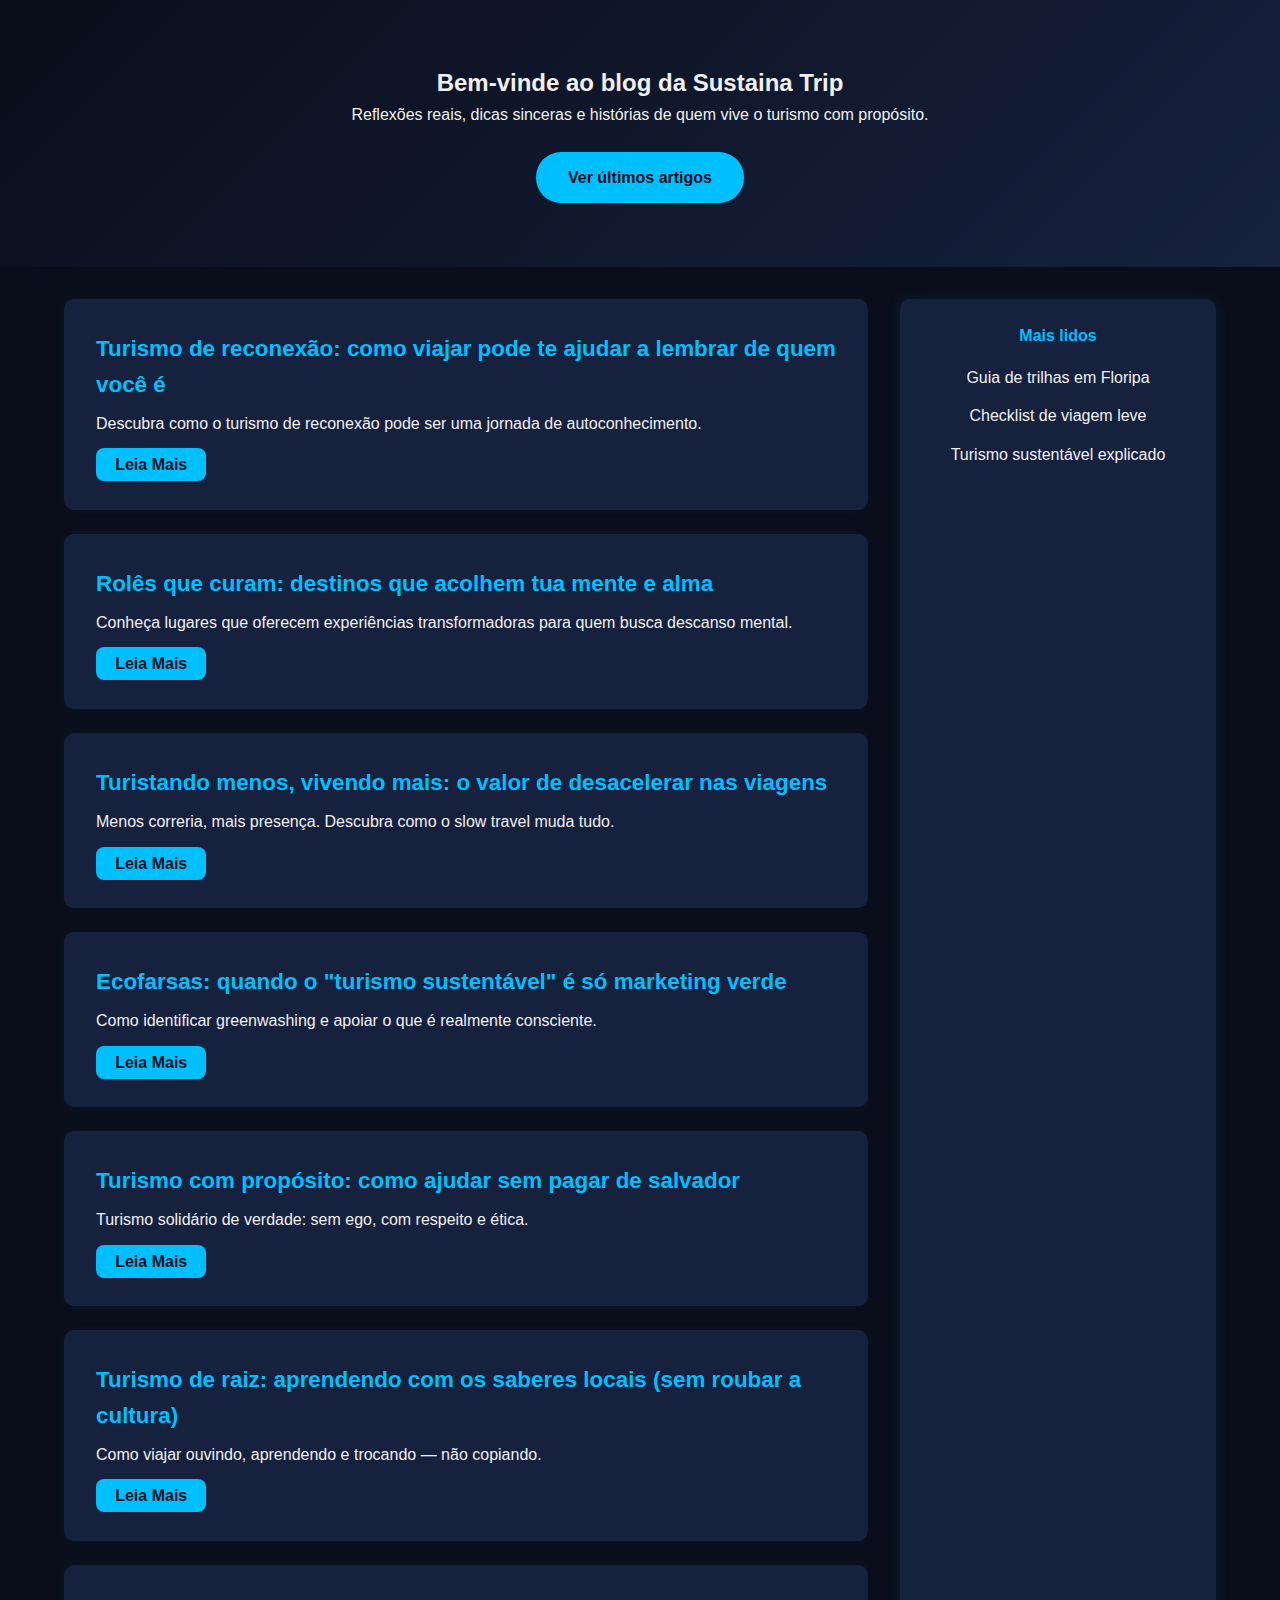
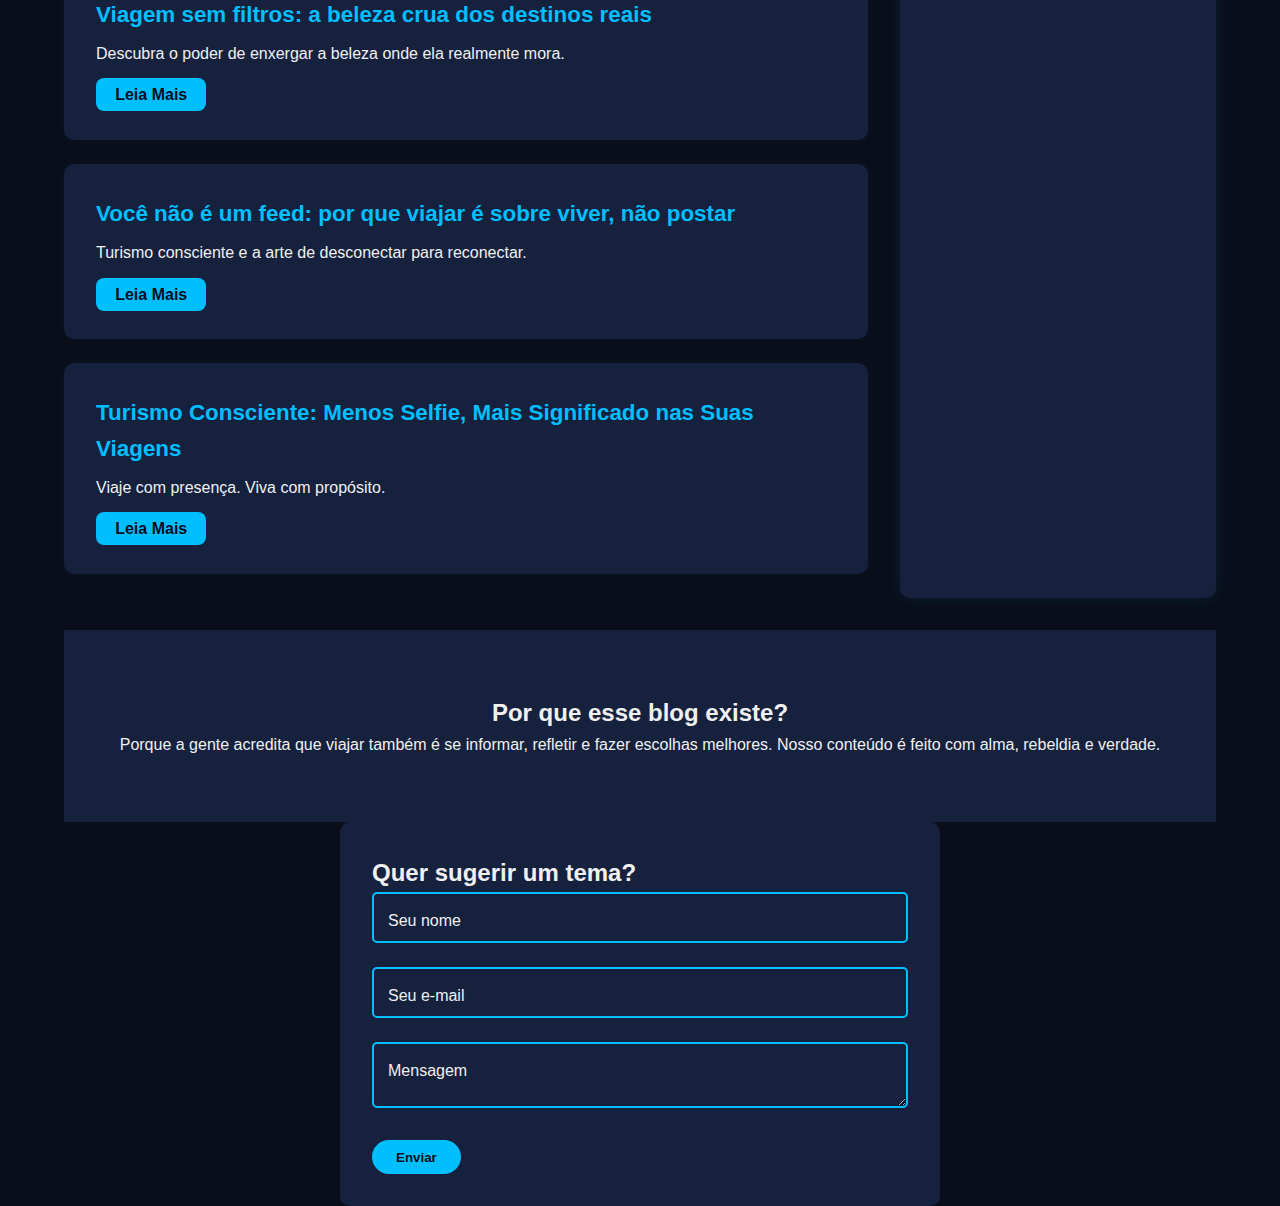
<file: index.html>
<!DOCTYPE html>
<html lang="pt-br">
<head>
  <meta charset="UTF-8" />
  <meta name="viewport" content="width=device-width, initial-scale=1.0" />
  <meta name="description" content="Blog da Sustaina Trip: turismo consciente e reflexões reais sobre viajar com propósito." />
  <meta name="google-adsense-account" content="ca-pub-7270178671003990" />
  <title>Blog | Sustaina Trip Turismo</title>

  <link rel="stylesheet" href="css/style.css" />
    <!-- Scripts -->
<script defer src="js/script.js"></script>


  <script async src="https://pagead2.googlesyndication.com/pagead/js/adsbygoogle.js?client=ca-pub-7270178671003990" crossorigin="anonymous"></script>

  <link rel="icon" type="image/png" sizes="32x32" href="assets/favicon.ico/favicon-32x32.png" />
  <link rel="apple-touch-icon" sizes="180x180" href="assets/favicon.ico/apple-icon-180x180.png" />
  <link rel="manifest" href="assets/favicon.ico/manifest.json" />
  <meta name="theme-color" content="#1a1a1a" />
</head>

<body class="blog">
  <main>
    <section class="hero">
      <div class="container">
        <h2>Bem-vinde ao blog da Sustaina Trip</h2>
        <p>Reflexões reais, dicas sinceras e histórias de quem vive o turismo com propósito.</p>
        <a href="#posts" class="btn">Ver últimos artigos</a>
      </div>
    </section>

    <section id="posts" class="blog-page container">
      <section class="posts">
        <article>
          <h3>Turismo de reconexão: como viajar pode te ajudar a lembrar de quem você é</h3>
          <p>Descubra como o turismo de reconexão pode ser uma jornada de autoconhecimento.</p>
          <a href="artigos/turismo-de-reconexao.html" class="btn-small">Leia Mais</a>
        </article>
        <article>
          <h3>Rolês que curam: destinos que acolhem tua mente e alma</h3>
          <p>Conheça lugares que oferecem experiências transformadoras para quem busca descanso mental.</p>
          <a href="./artigos/roles-que-curam.html" class="btn-small">Leia Mais</a>
        </article>
        <article>
          <h3>Turistando menos, vivendo mais: o valor de desacelerar nas viagens</h3>
          <p>Menos correria, mais presença. Descubra como o slow travel muda tudo.</p>
          <a href="./artigos/o-valor-de-desacelerar-nas-viagens.html" class="btn-small">Leia Mais</a>
        </article>
        <article>
          <h3>Ecofarsas: quando o "turismo sustentável" é só marketing verde</h3>
          <p>Como identificar greenwashing e apoiar o que é realmente consciente.</p>
          <a href="./artigos/ecofarsas.html" class="btn-small">Leia Mais</a>
        </article>
        <article>
          <h3>Turismo com propósito: como ajudar sem pagar de salvador</h3>
          <p>Turismo solidário de verdade: sem ego, com respeito e ética.</p>
          <a href="./artigos/como-ajudar-sem-pagar-de-salvador.html" class="btn-small">Leia Mais</a>
        </article>
        <article>
          <h3>Turismo de raiz: aprendendo com os saberes locais (sem roubar a cultura)</h3>
          <p>Como viajar ouvindo, aprendendo e trocando — não copiando.</p>
          <a href="./artigos/aprendendo-com-os%20saberes-locais.html" class="btn-small">Leia Mais</a>
        </article>
        <article>
          <h3>Viagem sem filtros: a beleza crua dos destinos reais</h3>
          <p>Descubra o poder de enxergar a beleza onde ela realmente mora.</p>
          <a href="./artigos/a-beleza-crua-dos-destinos-reais.html" class="btn-small">Leia Mais</a>
        </article>
        <article>
          <h3>Você não é um feed: por que viajar é sobre viver, não postar</h3>
          <p>Turismo consciente e a arte de desconectar para reconectar.</p>
          <a href="./artigos/voce-nao-e-um-feed.html" class="btn-small">Leia Mais</a>
        </article>
        <article>
          <h3>Turismo Consciente: Menos Selfie, Mais Significado nas Suas Viagens</h3>
          <p>Viaje com presença. Viva com propósito.</p>
          <a href="./artigos/turismo-consciente-menos-selfie-mais-significado.html" class="btn-small">Leia Mais</a>
        </article>
      </section>

      <aside class="sidebar">
        <h4>Mais lidos</h4>
        <ul>
          <li><a href="#">Guia de trilhas em Floripa</a></li>
          <li><a href="#">Checklist de viagem leve</a></li>
          <li><a href="#">Turismo sustentável explicado</a></li>
        </ul>
      </aside>
    </section>

    <section class="sobre container">
      <h2>Por que esse blog existe?</h2>
      <p>Porque a gente acredita que viajar também é se informar, refletir e fazer escolhas melhores. Nosso conteúdo é feito com alma, rebeldia e verdade.</p>
    </section>

    <section id="contato" class="contato-page">
      <div class="formulario">
        <h2>Quer sugerir um tema?</h2>
        <form action="https://formspree.io/f/TEU_ID" method="POST">
          <div class="input-group">
            <input type="text" name="nome" required />
            <label for="nome">Seu nome</label>
          </div>
          <div class="input-group">
            <input type="email" name="email" required />
            <label for="email">Seu e-mail</label>
          </div>
          <div class="input-group">
            <textarea name="mensagem" required></textarea>
            <label for="mensagem">Mensagem</label>
          </div>
          <button type="submit" class="btn">Enviar</button>
        </form>
      </div>
    </section>
  </main>
</body>
</html>
</file>
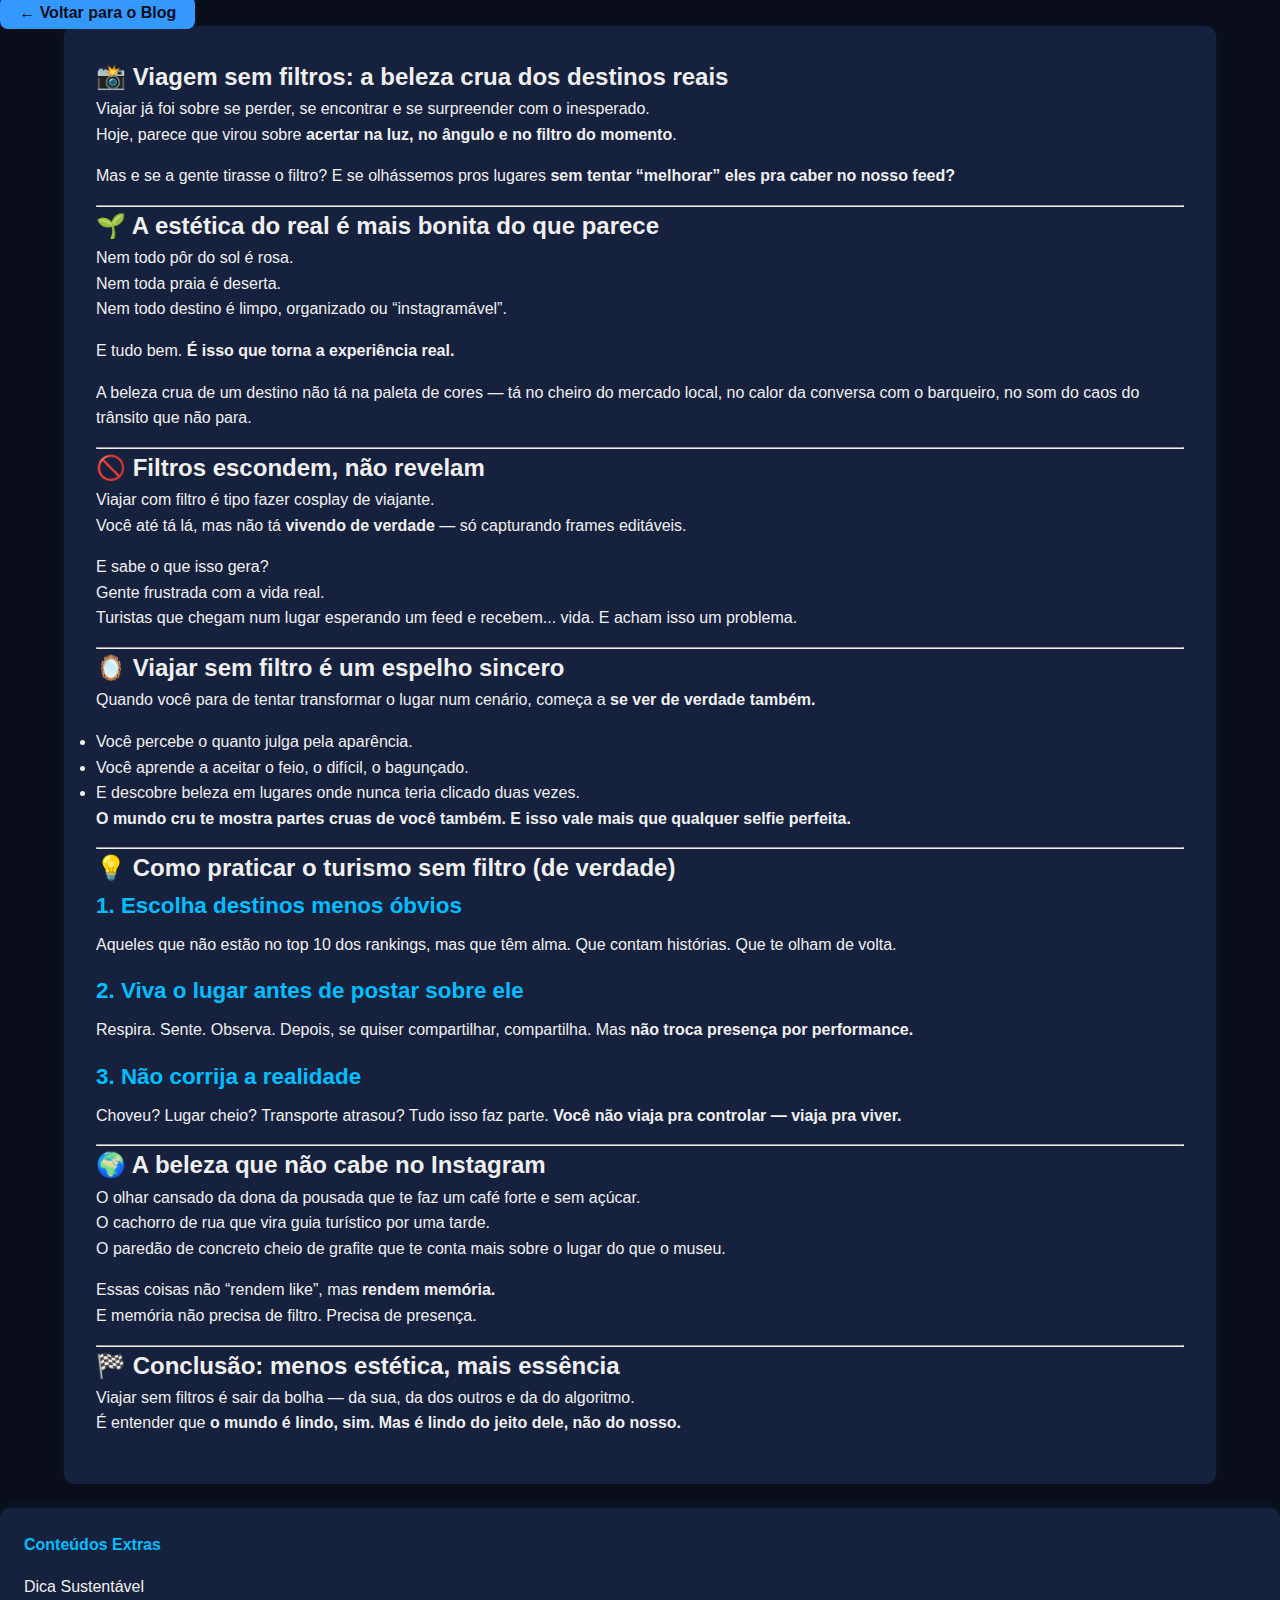
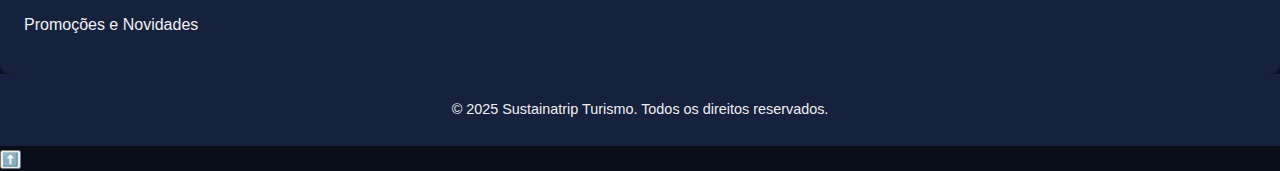
<file: artigos/a-beleza-crua-dos-destinos-reais.html>
<!DOCTYPE html>
<html lang="pt-br">
<head>
  <!-- Metadados -->
  <meta charset="UTF-8" />
  <meta name="viewport" content="width=device-width, initial-scale=1.0" />
  <meta name="description" content="Blog da Sustaina Trip: reflexões, dicas e histórias reais de viagem com propósito." />
  <title>Blog | Sustaina Trip</title>

  <!-- Estilos -->
  <link rel="stylesheet" href="../css/style.css" />

  <!-- Scripts -->
 
<script defer src="../js/script.js"></script>

  <!-- Favicon -->
  <link rel="icon" href="assets/favicon.ico/favicon-32x32.png" type="image/png" />
</head>

<body class="blog">
  <!-- Header será inserido via include.js -->

<main class="posts">
  <a href="../index.html" class="btn-small">← Voltar para o Blog</a>

  <article class="container">
    <h2>📸 Viagem sem filtros: a beleza crua dos destinos reais</h2>
    <p>Viajar já foi sobre se perder, se encontrar e se surpreender com o inesperado.<br>Hoje, parece que virou sobre <strong>acertar na luz, no ângulo e no filtro do momento</strong>.</p>
<p>Mas e se a gente tirasse o filtro? E se olhássemos pros lugares <strong>sem tentar “melhorar” eles pra caber no nosso feed?</strong></p>
<hr>
<h2 id="-a-est-tica-do-real-mais-bonita-do-que-parece">🌱 A estética do real é mais bonita do que parece</h2>
<p>Nem todo pôr do sol é rosa.<br>Nem toda praia é deserta.<br>Nem todo destino é limpo, organizado ou “instagramável”.</p>
<p>E tudo bem. <strong>É isso que torna a experiência real.</strong></p>
<p>A beleza crua de um destino não tá na paleta de cores — tá no cheiro do mercado local, no calor da conversa com o barqueiro, no som do caos do trânsito que não para.</p>
<hr>
<h2 id="-filtros-escondem-n-o-revelam">🚫 Filtros escondem, não revelam</h2>
<p>Viajar com filtro é tipo fazer cosplay de viajante.<br>Você até tá lá, mas não tá <strong>vivendo de verdade</strong> — só capturando frames editáveis.</p>
<p>E sabe o que isso gera?<br>Gente frustrada com a vida real.<br>Turistas que chegam num lugar esperando um feed e recebem... vida. E acham isso um problema.</p>
<hr>
<h2 id="-viajar-sem-filtro-um-espelho-sincero">🪞 Viajar sem filtro é um espelho sincero</h2>
<p>Quando você para de tentar transformar o lugar num cenário, começa a <strong>se ver de verdade também.</strong></p>
<ul>
<li>Você percebe o quanto julga pela aparência.  </li>
<li>Você aprende a aceitar o feio, o difícil, o bagunçado.  </li>
<li>E descobre beleza em lugares onde nunca teria clicado duas vezes.</li>
</ul>
<p><strong>O mundo cru te mostra partes cruas de você também. E isso vale mais que qualquer selfie perfeita.</strong></p>
<hr>
<h2 id="-como-praticar-o-turismo-sem-filtro-de-verdade-">💡 Como praticar o turismo sem filtro (de verdade)</h2>
<h3 id="1-escolha-destinos-menos-bvios-">1. <strong>Escolha destinos menos óbvios</strong></h3>
<p>Aqueles que não estão no top 10 dos rankings, mas que têm alma. Que contam histórias. Que te olham de volta.</p>
<h3 id="2-viva-o-lugar-antes-de-postar-sobre-ele-">2. <strong>Viva o lugar antes de postar sobre ele</strong></h3>
<p>Respira. Sente. Observa. Depois, se quiser compartilhar, compartilha. Mas <strong>não troca presença por performance.</strong></p>
<h3 id="3-n-o-corrija-a-realidade-">3. <strong>Não corrija a realidade</strong></h3>
<p>Choveu? Lugar cheio? Transporte atrasou? Tudo isso faz parte. <strong>Você não viaja pra controlar — viaja pra viver.</strong></p>
<hr>
<h2 id="-a-beleza-que-n-o-cabe-no-instagram">🌍 A beleza que não cabe no Instagram</h2>
<p>O olhar cansado da dona da pousada que te faz um café forte e sem açúcar.<br>O cachorro de rua que vira guia turístico por uma tarde.<br>O paredão de concreto cheio de grafite que te conta mais sobre o lugar do que o museu.</p>
<p>Essas coisas não “rendem like”, mas <strong>rendem memória.</strong><br>E memória não precisa de filtro. Precisa de presença.</p>
<hr>
<h2 id="-conclus-o-menos-est-tica-mais-ess-ncia">🏁 Conclusão: menos estética, mais essência</h2>
<p>Viajar sem filtros é sair da bolha — da sua, da dos outros e da do algoritmo.<br>É entender que <strong>o mundo é lindo, sim. Mas é lindo do jeito dele, não do nosso.</strong></p>
  </article>

  <aside class="sidebar">
    <h4>Conteúdos Extras</h4>
    <ul>
      <li><a href=\"#\">Dica Sustentável</a></li>
      <li><a href=\"#\">Promoções e Novidades</a></li>
    </ul>
  </aside>
</main>

<footer>
  <div class="container">
    <p>&copy; 2025 Sustainatrip Turismo. Todos os direitos reservados.</p>
  </div>
</footer>

<button id="back-to-top" title="Voltar ao topo">⬆️</button>

</body>
</html>
</file>
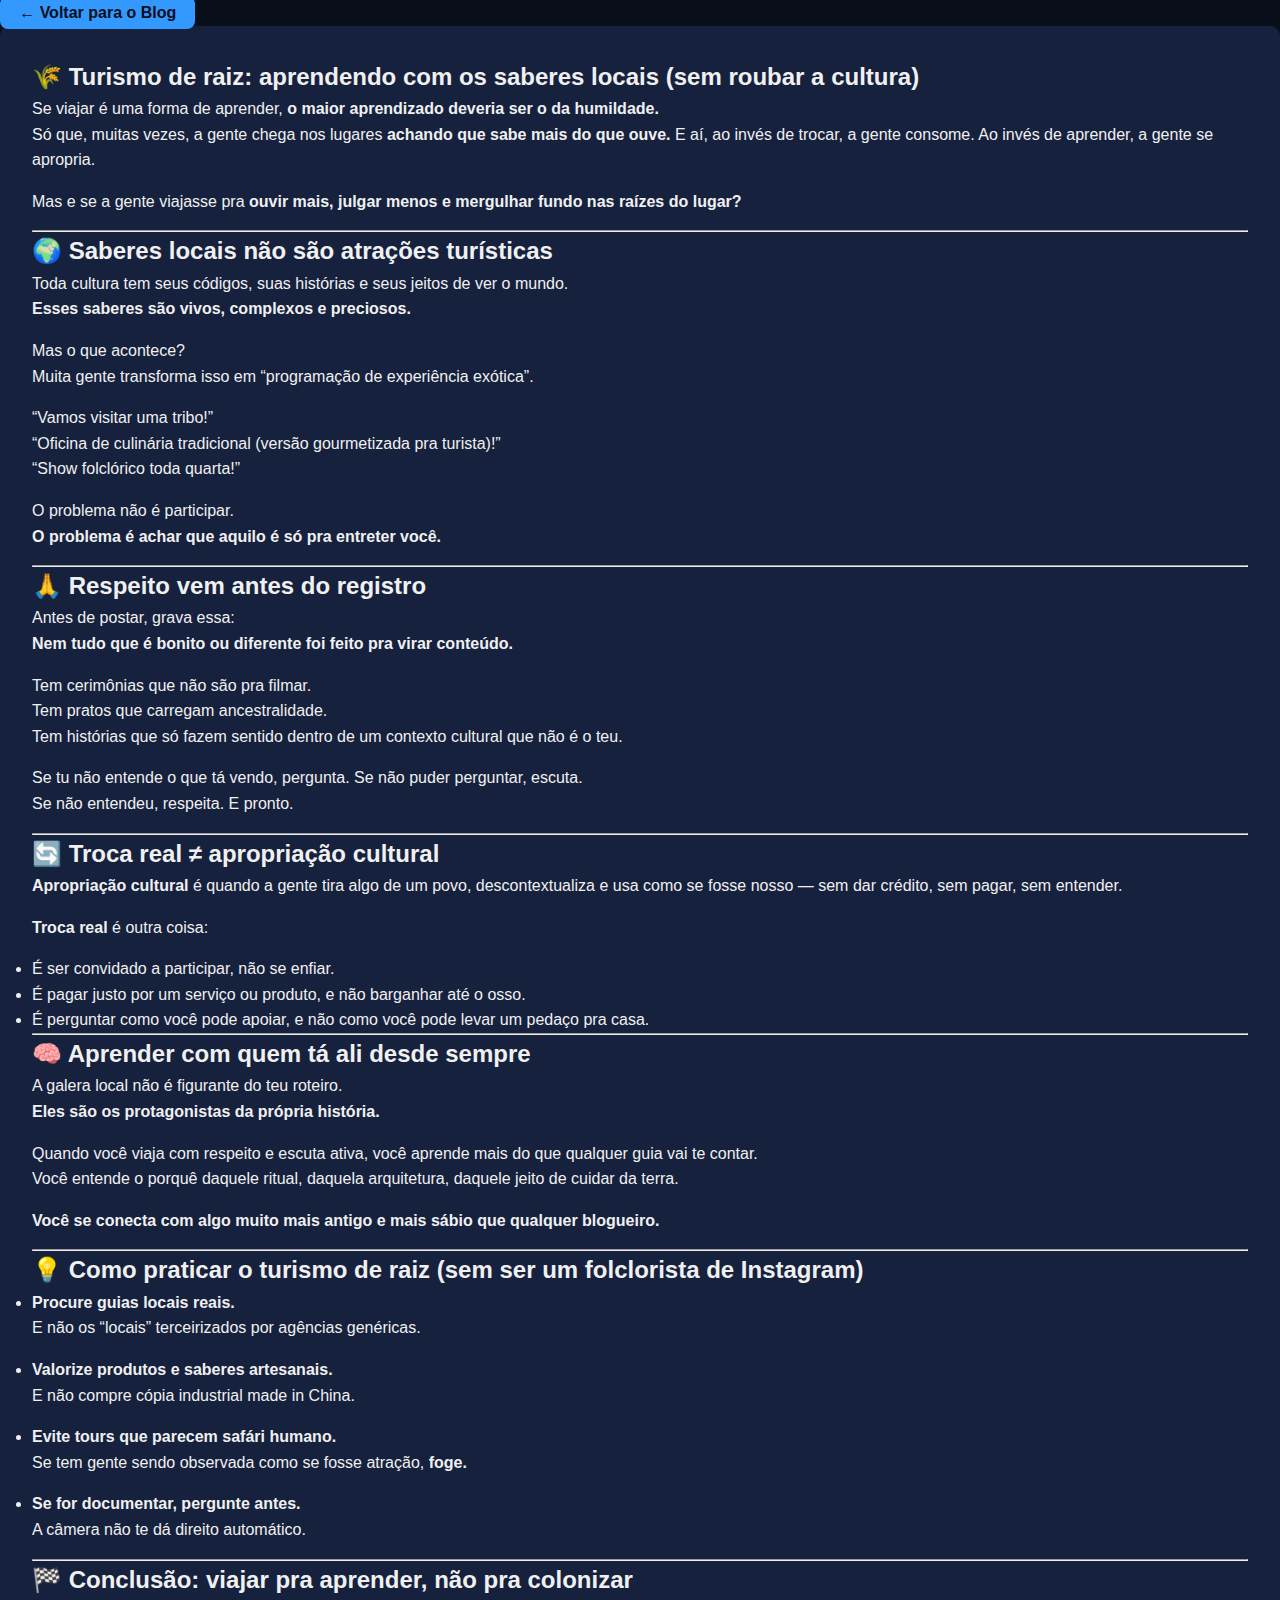
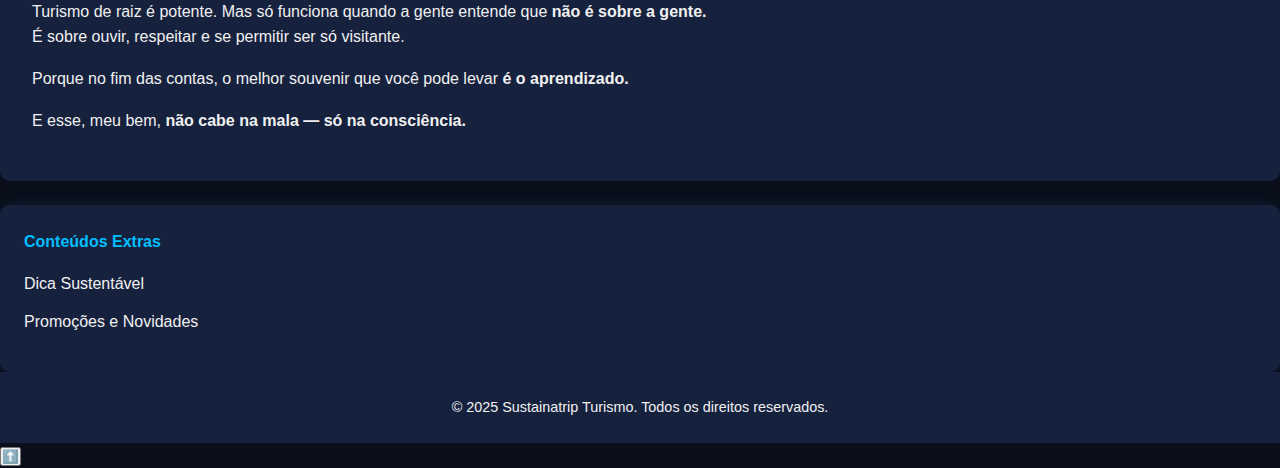
<file: artigos/aprendendo-com-os saberes-locais.html>
<!DOCTYPE html>
<html lang="pt-br">
<head>
  <!-- Metadados -->
  <meta charset="UTF-8" />
  <meta name="viewport" content="width=device-width, initial-scale=1.0" />
  <meta name="description" content="Blog da Sustaina Trip: reflexões, dicas e histórias reais de viagem com propósito." />
  <title>Blog | Sustaina Trip</title>

  <!-- Estilos -->
  <link rel="stylesheet" href="../css/style.css" />

  <!-- Scripts -->
  
<script defer src="../js/script.js"></script>

  <!-- Favicon -->
  <link rel="icon" href="assets/favicon.ico/favicon-32x32.png" type="image/png" />
</head>

<body class="blog">
  <!-- Header será inserido via include.js -->


<main class="posts">
  <a href="../pages/blog.html" class="btn-small">← Voltar para o Blog</a>

  <article>
    <h2>🌾 Turismo de raiz: aprendendo com os saberes locais (sem roubar a cultura)</h2>
    <p>Se viajar é uma forma de aprender, <strong>o maior aprendizado deveria ser o da humildade.</strong><br>Só que, muitas vezes, a gente chega nos lugares <strong>achando que sabe mais do que ouve.</strong> E aí, ao invés de trocar, a gente consome. Ao invés de aprender, a gente se apropria.</p>
<p>Mas e se a gente viajasse pra <strong>ouvir mais, julgar menos e mergulhar fundo nas raízes do lugar?</strong></p>
<hr>
<h2 id="-saberes-locais-n-o-s-o-atra-es-tur-sticas">🌍 Saberes locais não são atrações turísticas</h2>
<p>Toda cultura tem seus códigos, suas histórias e seus jeitos de ver o mundo.<br><strong>Esses saberes são vivos, complexos e preciosos.</strong></p>
<p>Mas o que acontece?<br>Muita gente transforma isso em “programação de experiência exótica”.</p>
<blockquote>
<p>“Vamos visitar uma tribo!”<br>“Oficina de culinária tradicional (versão gourmetizada pra turista)!”<br>“Show folclórico toda quarta!”</p>
</blockquote>
<p>O problema não é participar.<br><strong>O problema é achar que aquilo é só pra entreter você.</strong></p>
<hr>
<h2 id="-respeito-vem-antes-do-registro">🙏 Respeito vem antes do registro</h2>
<p>Antes de postar, grava essa:<br><strong>Nem tudo que é bonito ou diferente foi feito pra virar conteúdo.</strong></p>
<p>Tem cerimônias que não são pra filmar.<br>Tem pratos que carregam ancestralidade.<br>Tem histórias que só fazem sentido dentro de um contexto cultural que não é o teu.</p>
<p>Se tu não entende o que tá vendo, pergunta. Se não puder perguntar, escuta.<br>Se não entendeu, respeita. E pronto.</p>
<hr>
<h2 id="-troca-real-apropria-o-cultural">🔄 Troca real ≠ apropriação cultural</h2>
<p><strong>Apropriação cultural</strong> é quando a gente tira algo de um povo, descontextualiza e usa como se fosse nosso — sem dar crédito, sem pagar, sem entender.</p>
<p><strong>Troca real</strong> é outra coisa:</p>
<ul>
<li>É ser convidado a participar, não se enfiar.</li>
<li>É pagar justo por um serviço ou produto, e não barganhar até o osso.</li>
<li>É perguntar como você pode apoiar, e não como você pode levar um pedaço pra casa.</li>
</ul>
<hr>
<h2 id="-aprender-com-quem-t-ali-desde-sempre">🧠 Aprender com quem tá ali desde sempre</h2>
<p>A galera local não é figurante do teu roteiro.<br><strong>Eles são os protagonistas da própria história.</strong></p>
<p>Quando você viaja com respeito e escuta ativa, você aprende mais do que qualquer guia vai te contar.<br>Você entende o porquê daquele ritual, daquela arquitetura, daquele jeito de cuidar da terra.</p>
<p><strong>Você se conecta com algo muito mais antigo e mais sábio que qualquer blogueiro.</strong></p>
<hr>
<h2 id="-como-praticar-o-turismo-de-raiz-sem-ser-um-folclorista-de-instagram-">💡 Como praticar o turismo de raiz (sem ser um folclorista de Instagram)</h2>
<ul>
<li><p><strong>Procure guias locais reais.</strong><br>E não os “locais” terceirizados por agências genéricas.</p>
</li>
<li><p><strong>Valorize produtos e saberes artesanais.</strong><br>E não compre cópia industrial made in China.</p>
</li>
<li><p><strong>Evite tours que parecem safári humano.</strong><br>Se tem gente sendo observada como se fosse atração, <strong>foge.</strong></p>
</li>
<li><p><strong>Se for documentar, pergunte antes.</strong><br>A câmera não te dá direito automático.</p>
</li>
</ul>
<hr>
<h2 id="-conclus-o-viajar-pra-aprender-n-o-pra-colonizar">🏁 Conclusão: viajar pra aprender, não pra colonizar</h2>
<p>Turismo de raiz é potente. Mas só funciona quando a gente entende que <strong>não é sobre a gente.</strong><br>É sobre ouvir, respeitar e se permitir ser só visitante.</p>
<p>Porque no fim das contas, o melhor souvenir que você pode levar <strong>é o aprendizado.</strong></p>
<p>E esse, meu bem, <strong>não cabe na mala — só na consciência.</strong></p>
  </article>

  <aside class="sidebar">
    <h4>Conteúdos Extras</h4>
    <ul>
      <li><a href=\"#\">Dica Sustentável</a></li>
      <li><a href=\"#\">Promoções e Novidades</a></li>
    </ul>
  </aside>
</main>

<footer>
  <div class="container">
    <p>&copy; 2025 Sustainatrip Turismo. Todos os direitos reservados.</p>
  </div>
</footer>

<button id="back-to-top" title="Voltar ao topo">⬆️</button>

</body>
</html>
</file>
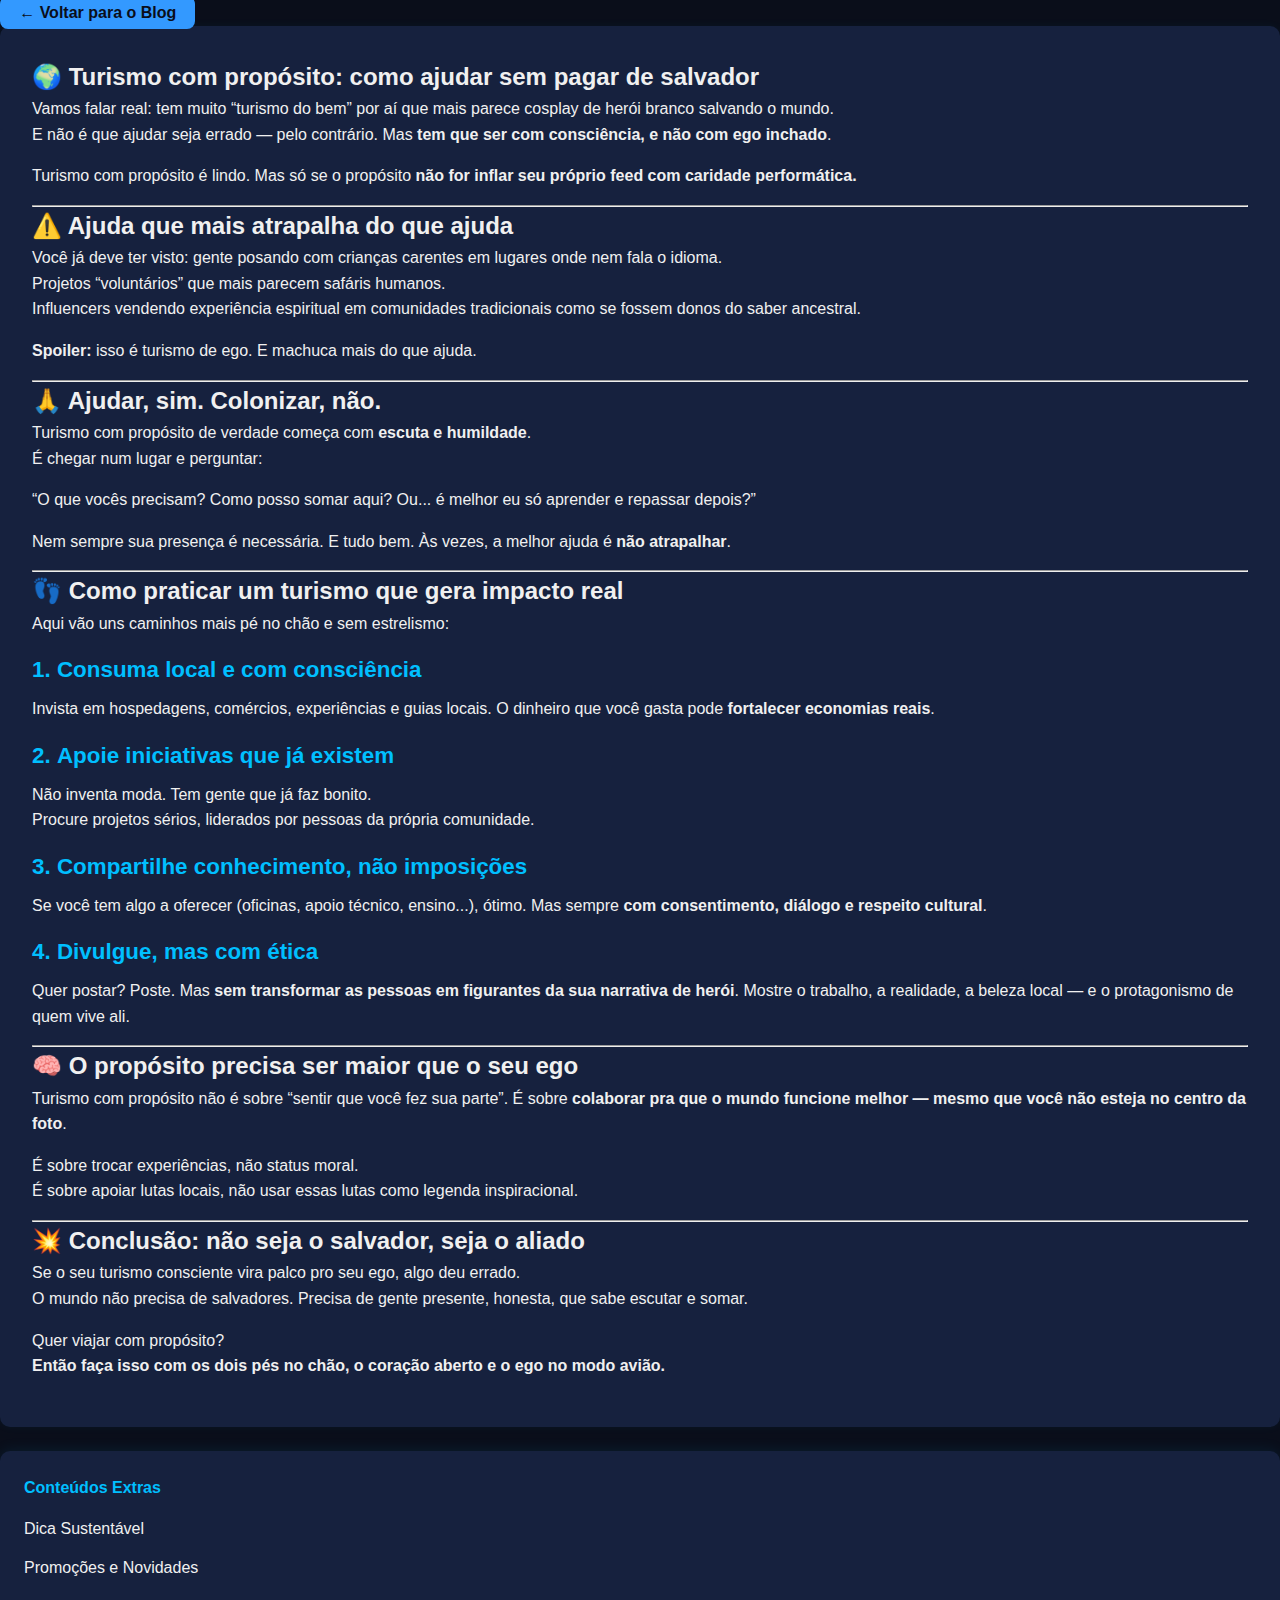
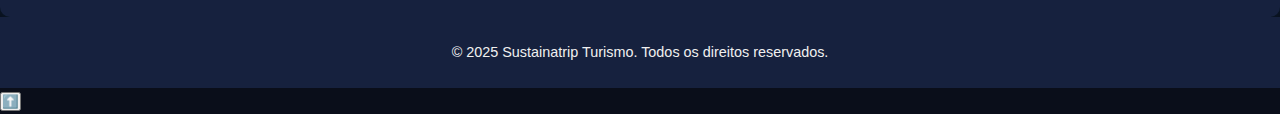
<file: artigos/como-ajudar-sem-pagar-de-salvador.html>
<!DOCTYPE html>
<html lang="pt-br">
<head>
  <!-- Metadados -->
  <meta charset="UTF-8" />
  <meta name="viewport" content="width=device-width, initial-scale=1.0" />
  <meta name="description" content="Blog da Sustaina Trip: reflexões, dicas e histórias reais de viagem com propósito." />
  <title>Blog | Sustaina Trip</title>

  <!-- Estilos -->
  <link rel="stylesheet" href="../css/style.css" />

  <!-- Scripts -->
<script defer src="../js/script.js"></script>

  <!-- Favicon -->
  <link rel="icon" href="assets/favicon.ico/favicon-32x32.png" type="image/png" />
</head>

<body class="blog">
  <!-- Header será inserido via include.js -->


<main class="posts">
  <a href="../pages/blog.html" class="btn-small">← Voltar para o Blog</a>

  <article>
    <h2>🌍 Turismo com propósito: como ajudar sem pagar de salvador</h2>
    <p>Vamos falar real: tem muito “turismo do bem” por aí que mais parece cosplay de herói branco salvando o mundo.<br>E não é que ajudar seja errado — pelo contrário. Mas <strong>tem que ser com consciência, e não com ego inchado</strong>.</p>
<p>Turismo com propósito é lindo. Mas só se o propósito <strong>não for inflar seu próprio feed com caridade performática.</strong></p>
<hr>
<h2 id="-ajuda-que-mais-atrapalha-do-que-ajuda">⚠️ Ajuda que mais atrapalha do que ajuda</h2>
<p>Você já deve ter visto: gente posando com crianças carentes em lugares onde nem fala o idioma.<br>Projetos “voluntários” que mais parecem safáris humanos.<br>Influencers vendendo experiência espiritual em comunidades tradicionais como se fossem donos do saber ancestral.</p>
<p><strong>Spoiler:</strong> isso é turismo de ego. E machuca mais do que ajuda.</p>
<hr>
<h2 id="-ajudar-sim-colonizar-n-o-">🙏 Ajudar, sim. Colonizar, não.</h2>
<p>Turismo com propósito de verdade começa com <strong>escuta e humildade</strong>.<br>É chegar num lugar e perguntar:  </p>
<blockquote>
<p>“O que vocês precisam? Como posso somar aqui? Ou... é melhor eu só aprender e repassar depois?”</p>
</blockquote>
<p>Nem sempre sua presença é necessária. E tudo bem. Às vezes, a melhor ajuda é <strong>não atrapalhar</strong>.</p>
<hr>
<h2 id="-como-praticar-um-turismo-que-gera-impacto-real">👣 Como praticar um turismo que gera impacto real</h2>
<p>Aqui vão uns caminhos mais pé no chão e sem estrelismo:</p>
<h3 id="1-consuma-local-e-com-consci-ncia-">1. <strong>Consuma local e com consciência</strong></h3>
<p>Invista em hospedagens, comércios, experiências e guias locais. O dinheiro que você gasta pode <strong>fortalecer economias reais</strong>.</p>
<h3 id="2-apoie-iniciativas-que-j-existem-">2. <strong>Apoie iniciativas que já existem</strong></h3>
<p>Não inventa moda. Tem gente que já faz bonito.<br>Procure projetos sérios, liderados por pessoas da própria comunidade.</p>
<h3 id="3-compartilhe-conhecimento-n-o-imposi-es-">3. <strong>Compartilhe conhecimento, não imposições</strong></h3>
<p>Se você tem algo a oferecer (oficinas, apoio técnico, ensino...), ótimo. Mas sempre <strong>com consentimento, diálogo e respeito cultural</strong>.</p>
<h3 id="4-divulgue-mas-com-tica-">4. <strong>Divulgue, mas com ética</strong></h3>
<p>Quer postar? Poste. Mas <strong>sem transformar as pessoas em figurantes da sua narrativa de herói</strong>. Mostre o trabalho, a realidade, a beleza local — e o protagonismo de quem vive ali.</p>
<hr>
<h2 id="-o-prop-sito-precisa-ser-maior-que-o-seu-ego">🧠 O propósito precisa ser maior que o seu ego</h2>
<p>Turismo com propósito não é sobre “sentir que você fez sua parte”. É sobre <strong>colaborar pra que o mundo funcione melhor — mesmo que você não esteja no centro da foto</strong>.</p>
<p>É sobre trocar experiências, não status moral.<br>É sobre apoiar lutas locais, não usar essas lutas como legenda inspiracional.</p>
<hr>
<h2 id="-conclus-o-n-o-seja-o-salvador-seja-o-aliado">💥 Conclusão: não seja o salvador, seja o aliado</h2>
<p>Se o seu turismo consciente vira palco pro seu ego, algo deu errado.<br>O mundo não precisa de salvadores. Precisa de gente presente, honesta, que sabe escutar e somar.  </p>
<p>Quer viajar com propósito?<br><strong>Então faça isso com os dois pés no chão, o coração aberto e o ego no modo avião.</strong></p>
  </article>

  <aside class="sidebar">
    <h4>Conteúdos Extras</h4>
    <ul>
      <li><a href=\"#\">Dica Sustentável</a></li>
      <li><a href=\"#\">Promoções e Novidades</a></li>
    </ul>
  </aside>
</main>

<footer>
  <div class="container">
    <p>&copy; 2025 Sustainatrip Turismo. Todos os direitos reservados.</p>
  </div>
</footer>

<button id="back-to-top" title="Voltar ao topo">⬆️</button>

</body>
</html>
</file>
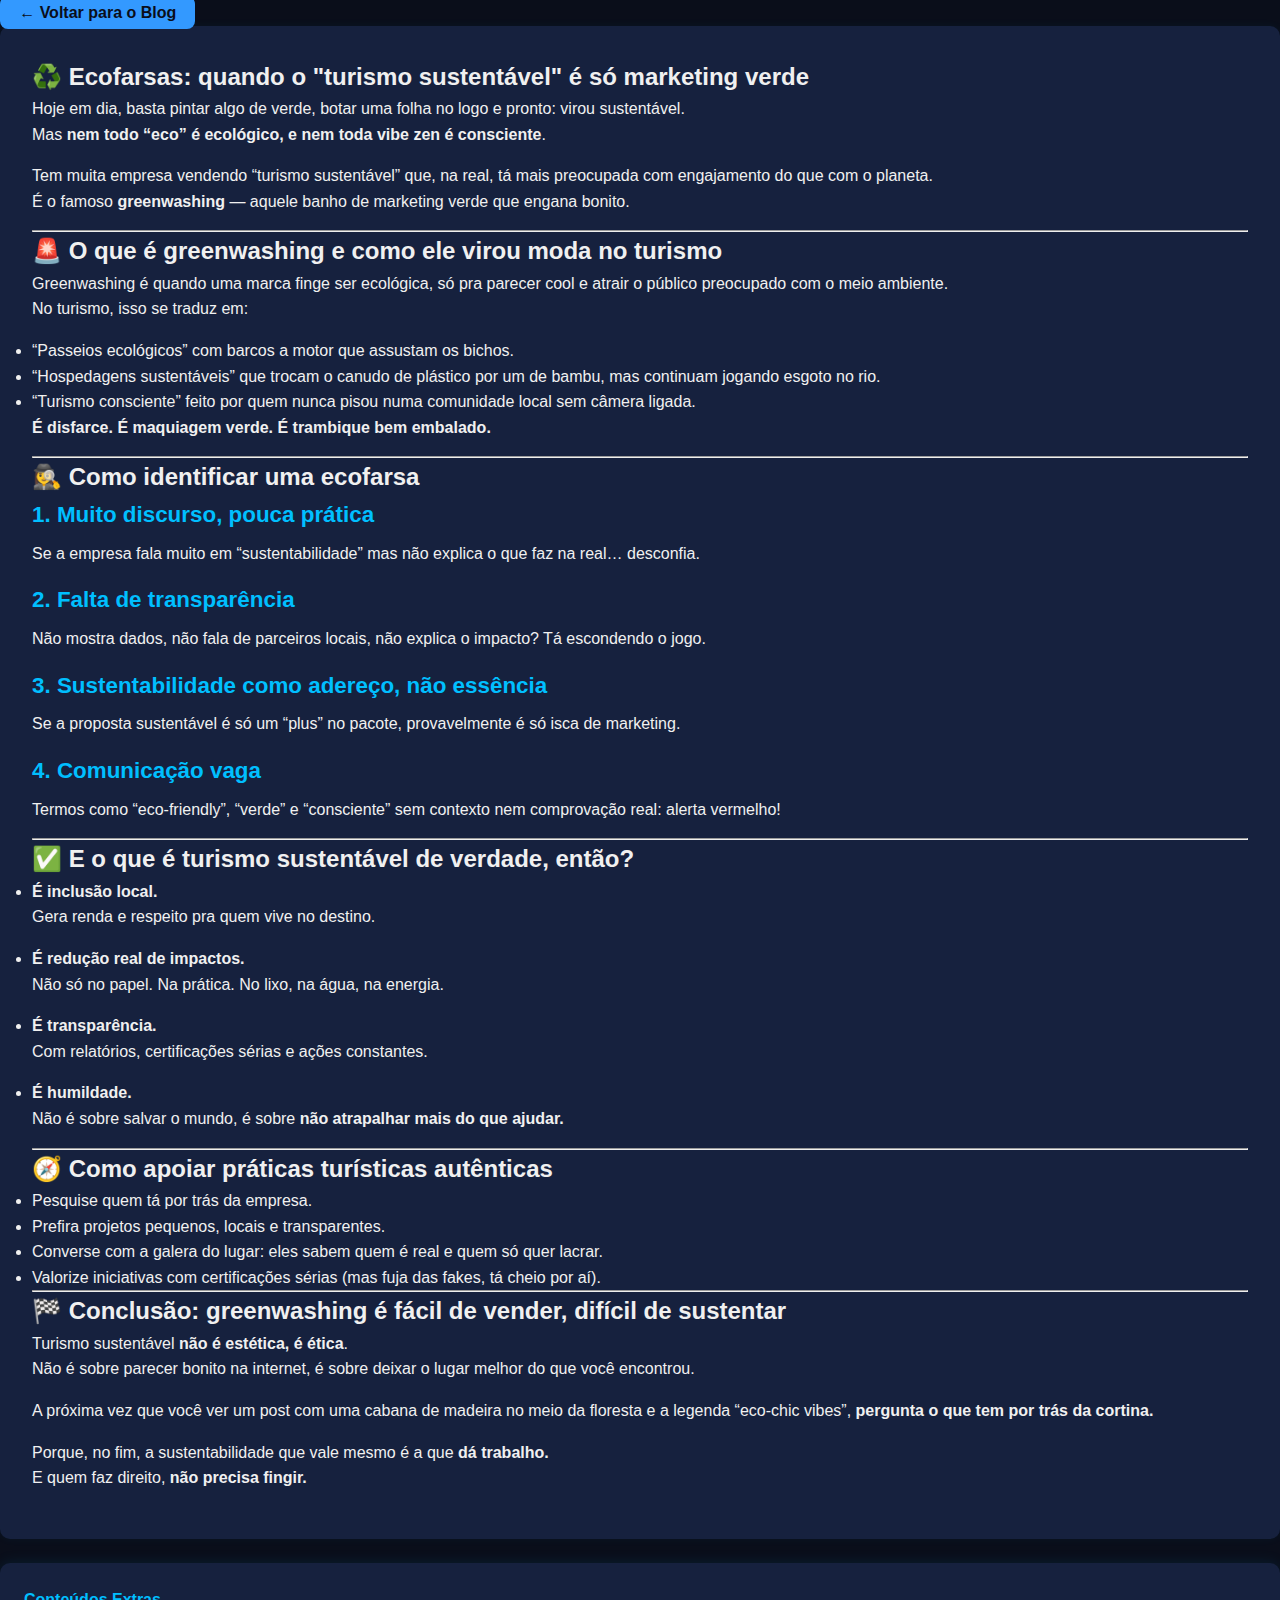
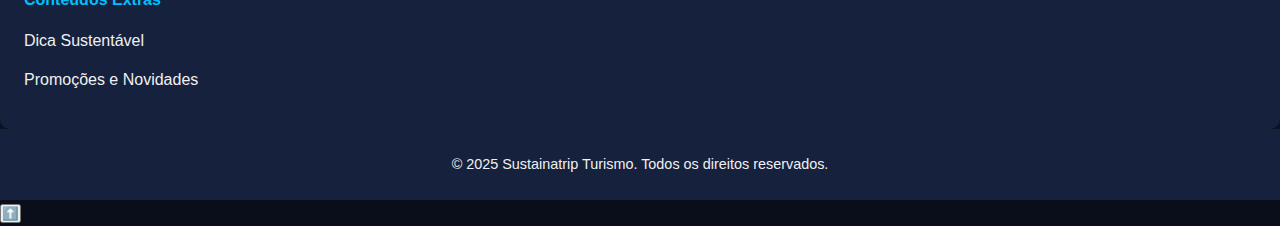
<file: artigos/ecofarsas.html>
<!DOCTYPE html>
<html lang="pt-br">
<head>
  <!-- Metadados -->
  <meta charset="UTF-8" />
  <meta name="viewport" content="width=device-width, initial-scale=1.0" />
  <meta name="description" content="Blog da Sustaina Trip: reflexões, dicas e histórias reais de viagem com propósito." />
  <title>Blog | Sustaina Trip</title>

  <!-- Estilos -->
  <link rel="stylesheet" href="../css/style.css" />

  <!-- Scripts -->

<script defer src="../js/script.js"></script>

  <!-- Favicon -->
  <link rel="icon" href="assets/favicon.ico/favicon-32x32.png" type="image/png" />
</head>

<body class="blog">
  <!-- Header será inserido via include.js -->


<main class="posts">
  <a href="../pages/blog.html" class="btn-small">← Voltar para o Blog</a>

  <article>
    <h2>♻️ Ecofarsas: quando o "turismo sustentável" é só marketing verde</h2>
    <p>Hoje em dia, basta pintar algo de verde, botar uma folha no logo e pronto: virou sustentável.<br>Mas <strong>nem todo “eco” é ecológico, e nem toda vibe zen é consciente</strong>.</p>
<p>Tem muita empresa vendendo “turismo sustentável” que, na real, tá mais preocupada com engajamento do que com o planeta.<br>É o famoso <strong>greenwashing</strong> — aquele banho de marketing verde que engana bonito.</p>
<hr>
<h2 id="-o-que-greenwashing-e-como-ele-virou-moda-no-turismo">🚨 O que é greenwashing e como ele virou moda no turismo</h2>
<p>Greenwashing é quando uma marca finge ser ecológica, só pra parecer cool e atrair o público preocupado com o meio ambiente.<br>No turismo, isso se traduz em:</p>
<ul>
<li>“Passeios ecológicos” com barcos a motor que assustam os bichos.  </li>
<li>“Hospedagens sustentáveis” que trocam o canudo de plástico por um de bambu, mas continuam jogando esgoto no rio.  </li>
<li>“Turismo consciente” feito por quem nunca pisou numa comunidade local sem câmera ligada.</li>
</ul>
<p><strong>É disfarce. É maquiagem verde. É trambique bem embalado.</strong></p>
<hr>
<h2 id="-como-identificar-uma-ecofarsa">🕵️‍♀️ Como identificar uma ecofarsa</h2>
<h3 id="1-muito-discurso-pouca-pr-tica-">1. <strong>Muito discurso, pouca prática</strong></h3>
<p>Se a empresa fala muito em “sustentabilidade” mas não explica o que faz na real… desconfia.</p>
<h3 id="2-falta-de-transpar-ncia-">2. <strong>Falta de transparência</strong></h3>
<p>Não mostra dados, não fala de parceiros locais, não explica o impacto? Tá escondendo o jogo.</p>
<h3 id="3-sustentabilidade-como-adere-o-n-o-ess-ncia-">3. <strong>Sustentabilidade como adereço, não essência</strong></h3>
<p>Se a proposta sustentável é só um “plus” no pacote, provavelmente é só isca de marketing.</p>
<h3 id="4-comunica-o-vaga-">4. <strong>Comunicação vaga</strong></h3>
<p>Termos como “eco-friendly”, “verde” e “consciente” sem contexto nem comprovação real: alerta vermelho!</p>
<hr>
<h2 id="-e-o-que-turismo-sustent-vel-de-verdade-ent-o-">✅ E o que é turismo sustentável de verdade, então?</h2>
<ul>
<li><p><strong>É inclusão local.</strong><br>Gera renda e respeito pra quem vive no destino.</p>
</li>
<li><p><strong>É redução real de impactos.</strong><br>Não só no papel. Na prática. No lixo, na água, na energia.</p>
</li>
<li><p><strong>É transparência.</strong><br>Com relatórios, certificações sérias e ações constantes.</p>
</li>
<li><p><strong>É humildade.</strong><br>Não é sobre salvar o mundo, é sobre <strong>não atrapalhar mais do que ajudar.</strong></p>
</li>
</ul>
<hr>
<h2 id="-como-apoiar-pr-ticas-tur-sticas-aut-nticas">🧭 Como apoiar práticas turísticas autênticas</h2>
<ul>
<li>Pesquise quem tá por trás da empresa.</li>
<li>Prefira projetos pequenos, locais e transparentes.</li>
<li>Converse com a galera do lugar: eles sabem quem é real e quem só quer lacrar.</li>
<li>Valorize iniciativas com certificações sérias (mas fuja das fakes, tá cheio por aí).</li>
</ul>
<hr>
<h2 id="-conclus-o-greenwashing-f-cil-de-vender-dif-cil-de-sustentar">🏁 Conclusão: greenwashing é fácil de vender, difícil de sustentar</h2>
<p>Turismo sustentável <strong>não é estética, é ética</strong>.<br>Não é sobre parecer bonito na internet, é sobre deixar o lugar melhor do que você encontrou.</p>
<p>A próxima vez que você ver um post com uma cabana de madeira no meio da floresta e a legenda “eco-chic vibes”, <strong>pergunta o que tem por trás da cortina.</strong></p>
<p>Porque, no fim, a sustentabilidade que vale mesmo é a que <strong>dá trabalho.</strong><br>E quem faz direito, <strong>não precisa fingir.</strong></p>
  </article>

  <aside class="sidebar">
    <h4>Conteúdos Extras</h4>
    <ul>
      <li><a href=\"#\">Dica Sustentável</a></li>
      <li><a href=\"#\">Promoções e Novidades</a></li>
    </ul>
  </aside>
</main>

<footer>
  <div class="container">
    <p>&copy; 2025 Sustainatrip Turismo. Todos os direitos reservados.</p>
  </div>
</footer>

<button id="back-to-top" title="Voltar ao topo">⬆️</button>

</body>
</html>
</file>
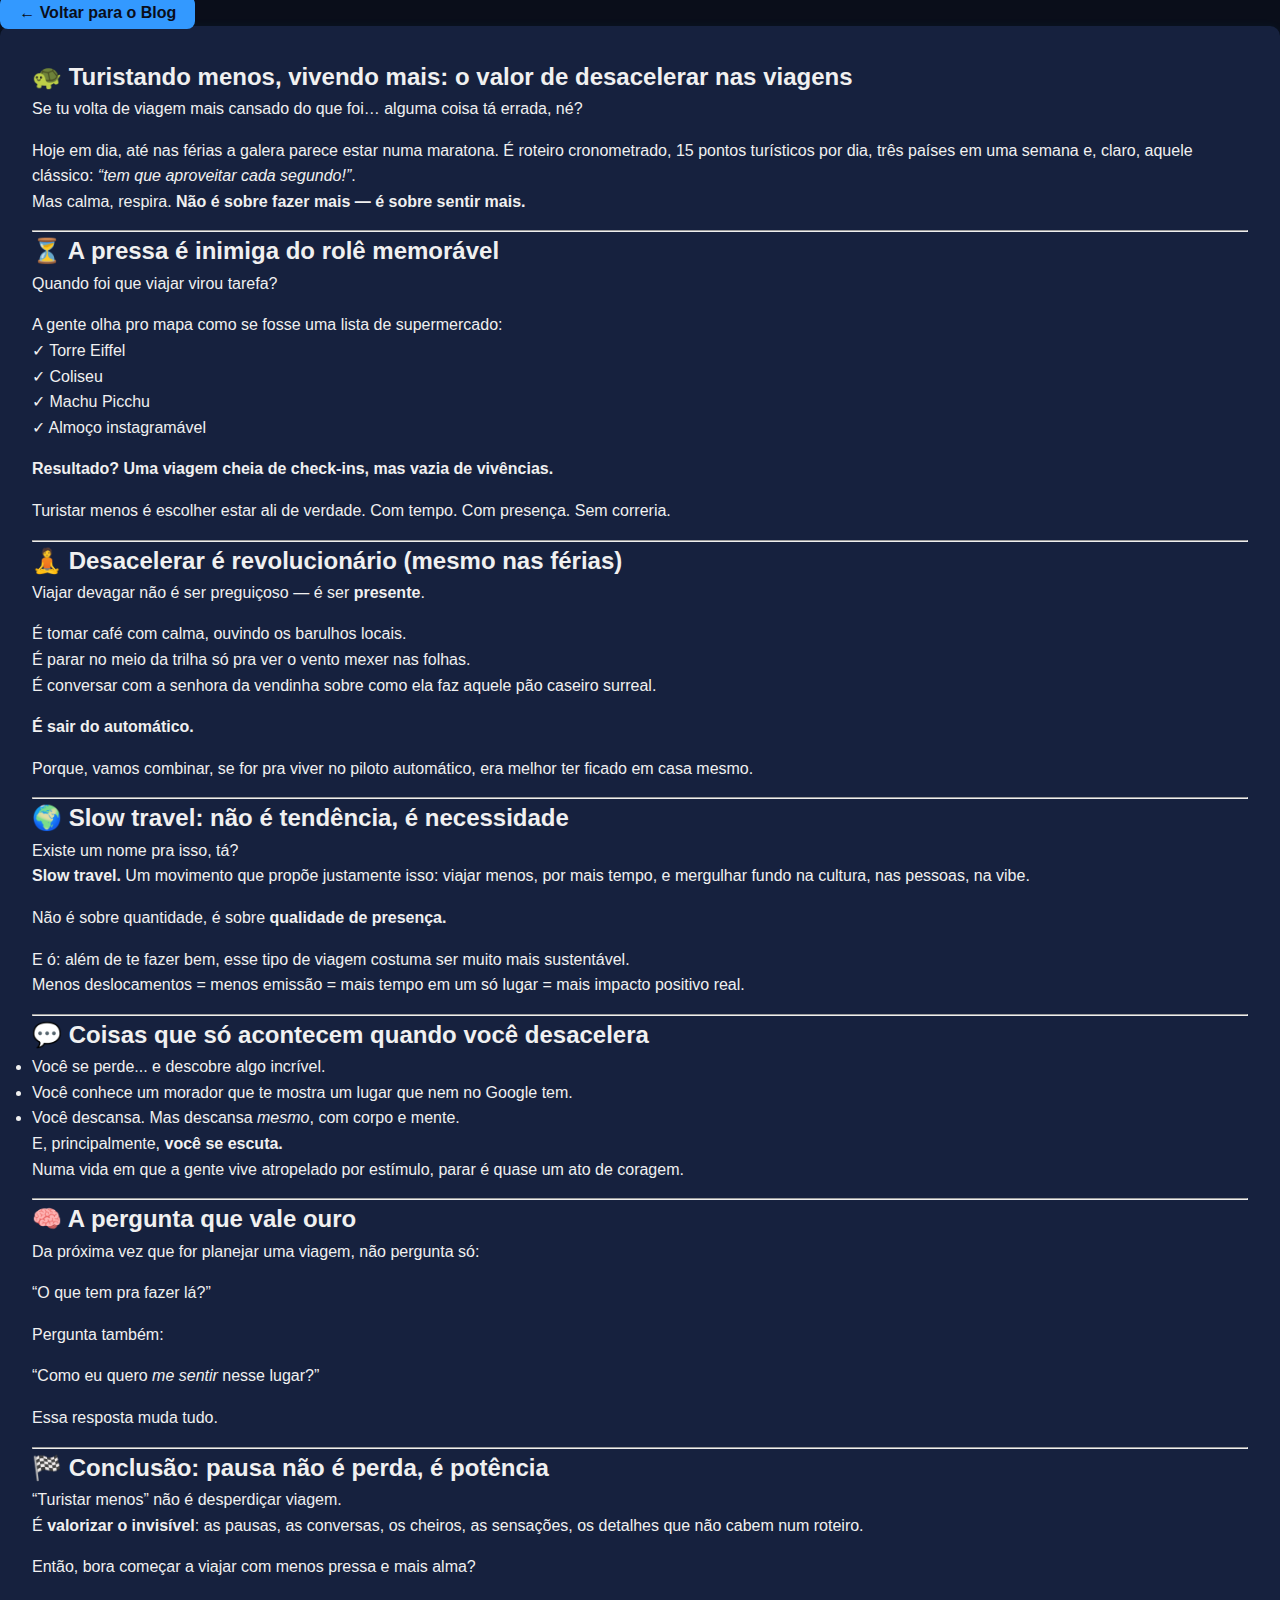
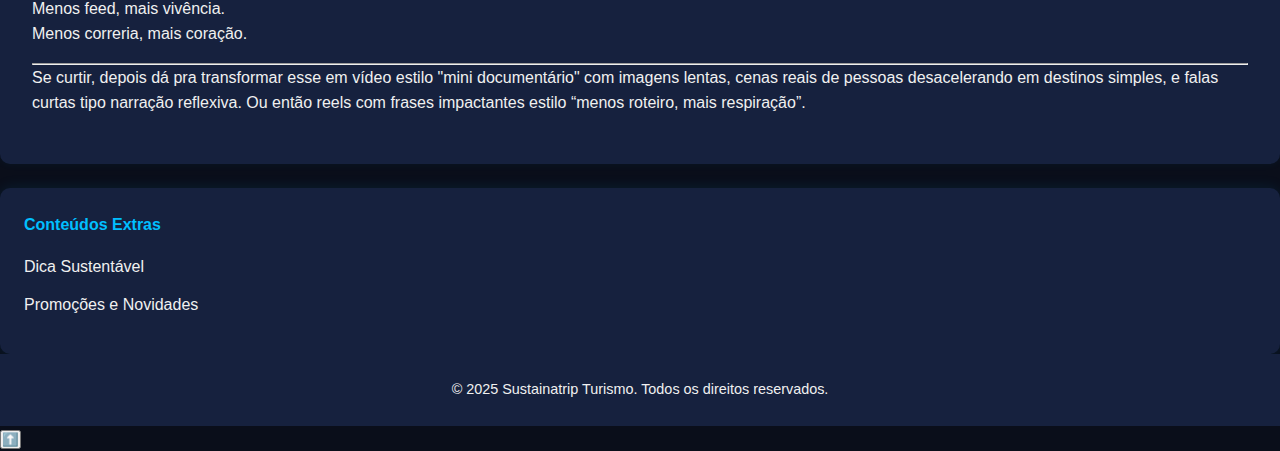
<file: artigos/o-valor-de-desacelerar-nas-viagens.html>
<!DOCTYPE html>
<html lang="pt-br">
<head>
  <!-- Metadados -->
  <meta charset="UTF-8" />
  <meta name="viewport" content="width=device-width, initial-scale=1.0" />
  <meta name="description" content="Blog da Sustaina Trip: reflexões, dicas e histórias reais de viagem com propósito." />
  <title>Blog | Sustaina Trip</title>

  <!-- Estilos -->
  <link rel="stylesheet" href="../css/style.css" />

  <!-- Scripts -->

<script defer src="../js/script.js"></script>

  <!-- Favicon -->
  <link rel="icon" href="assets/favicon.ico/favicon-32x32.png" type="image/png" />
</head>

<body class="blog">
  <!-- Header será inserido via include.js -->

<main class="posts">
  <a href="../pages/blog.html" class="btn-small">← Voltar para o Blog</a>

  <article>
    <h2>🐢 Turistando menos, vivendo mais: o valor de desacelerar nas viagens</h2>
    <p>Se tu volta de viagem mais cansado do que foi… alguma coisa tá errada, né?</p>
<p>Hoje em dia, até nas férias a galera parece estar numa maratona. É roteiro cronometrado, 15 pontos turísticos por dia, três países em uma semana e, claro, aquele clássico: <em>“tem que aproveitar cada segundo!”</em>.<br>Mas calma, respira. <strong>Não é sobre fazer mais — é sobre sentir mais.</strong></p>
<hr>
<h2 id="-a-pressa-inimiga-do-rol-memor-vel">⏳ A pressa é inimiga do rolê memorável</h2>
<p>Quando foi que viajar virou tarefa?</p>
<p>A gente olha pro mapa como se fosse uma lista de supermercado:<br>✓ Torre Eiffel<br>✓ Coliseu<br>✓ Machu Picchu<br>✓ Almoço instagramável</p>
<p><strong>Resultado? Uma viagem cheia de check-ins, mas vazia de vivências.</strong></p>
<p>Turistar menos é escolher estar ali de verdade. Com tempo. Com presença. Sem correria.</p>
<hr>
<h2 id="-desacelerar-revolucion-rio-mesmo-nas-f-rias-">🧘 Desacelerar é revolucionário (mesmo nas férias)</h2>
<p>Viajar devagar não é ser preguiçoso — é ser <strong>presente</strong>.</p>
<p>É tomar café com calma, ouvindo os barulhos locais.<br>É parar no meio da trilha só pra ver o vento mexer nas folhas.<br>É conversar com a senhora da vendinha sobre como ela faz aquele pão caseiro surreal.</p>
<p><strong>É sair do automático.</strong></p>
<p>Porque, vamos combinar, se for pra viver no piloto automático, era melhor ter ficado em casa mesmo.</p>
<hr>
<h2 id="-slow-travel-n-o-tend-ncia-necessidade">🌍 Slow travel: não é tendência, é necessidade</h2>
<p>Existe um nome pra isso, tá?<br><strong>Slow travel.</strong> Um movimento que propõe justamente isso: viajar menos, por mais tempo, e mergulhar fundo na cultura, nas pessoas, na vibe.</p>
<p>Não é sobre quantidade, é sobre <strong>qualidade de presença.</strong></p>
<p>E ó: além de te fazer bem, esse tipo de viagem costuma ser muito mais sustentável.<br>Menos deslocamentos = menos emissão = mais tempo em um só lugar = mais impacto positivo real.</p>
<hr>
<h2 id="-coisas-que-s-acontecem-quando-voc-desacelera">💬 Coisas que só acontecem quando você desacelera</h2>
<ul>
<li>Você se perde... e descobre algo incrível.  </li>
<li>Você conhece um morador que te mostra um lugar que nem no Google tem.  </li>
<li>Você descansa. Mas descansa <em>mesmo</em>, com corpo e mente.</li>
</ul>
<p>E, principalmente, <strong>você se escuta.</strong><br>Numa vida em que a gente vive atropelado por estímulo, parar é quase um ato de coragem.</p>
<hr>
<h2 id="-a-pergunta-que-vale-ouro">🧠 A pergunta que vale ouro</h2>
<p>Da próxima vez que for planejar uma viagem, não pergunta só:</p>
<blockquote>
<p>“O que tem pra fazer lá?”</p>
</blockquote>
<p>Pergunta também:</p>
<blockquote>
<p>“Como eu quero <em>me sentir</em> nesse lugar?”</p>
</blockquote>
<p>Essa resposta muda tudo.</p>
<hr>
<h2 id="-conclus-o-pausa-n-o-perda-pot-ncia">🏁 Conclusão: pausa não é perda, é potência</h2>
<p>“Turistar menos” não é desperdiçar viagem.<br>É <strong>valorizar o invisível</strong>: as pausas, as conversas, os cheiros, as sensações, os detalhes que não cabem num roteiro.</p>
<p>Então, bora começar a viajar com menos pressa e mais alma?</p>
<p>Menos feed, mais vivência.<br>Menos correria, mais coração.</p>
<hr>
<p>Se curtir, depois dá pra transformar esse em vídeo estilo &quot;mini documentário&quot; com imagens lentas, cenas reais de pessoas desacelerando em destinos simples, e falas curtas tipo narração reflexiva. Ou então reels com frases impactantes estilo “menos roteiro, mais respiração”.  </p>
  </article>

  <aside class="sidebar">
    <h4>Conteúdos Extras</h4>
    <ul>
      <li><a href=\"#\">Dica Sustentável</a></li>
      <li><a href=\"#\">Promoções e Novidades</a></li>
    </ul>
  </aside>
</main>

<footer>
  <div class="container">
    <p>&copy; 2025 Sustainatrip Turismo. Todos os direitos reservados.</p>
  </div>
</footer>

<button id="back-to-top" title="Voltar ao topo">⬆️</button>

</body>
</html>
</file>
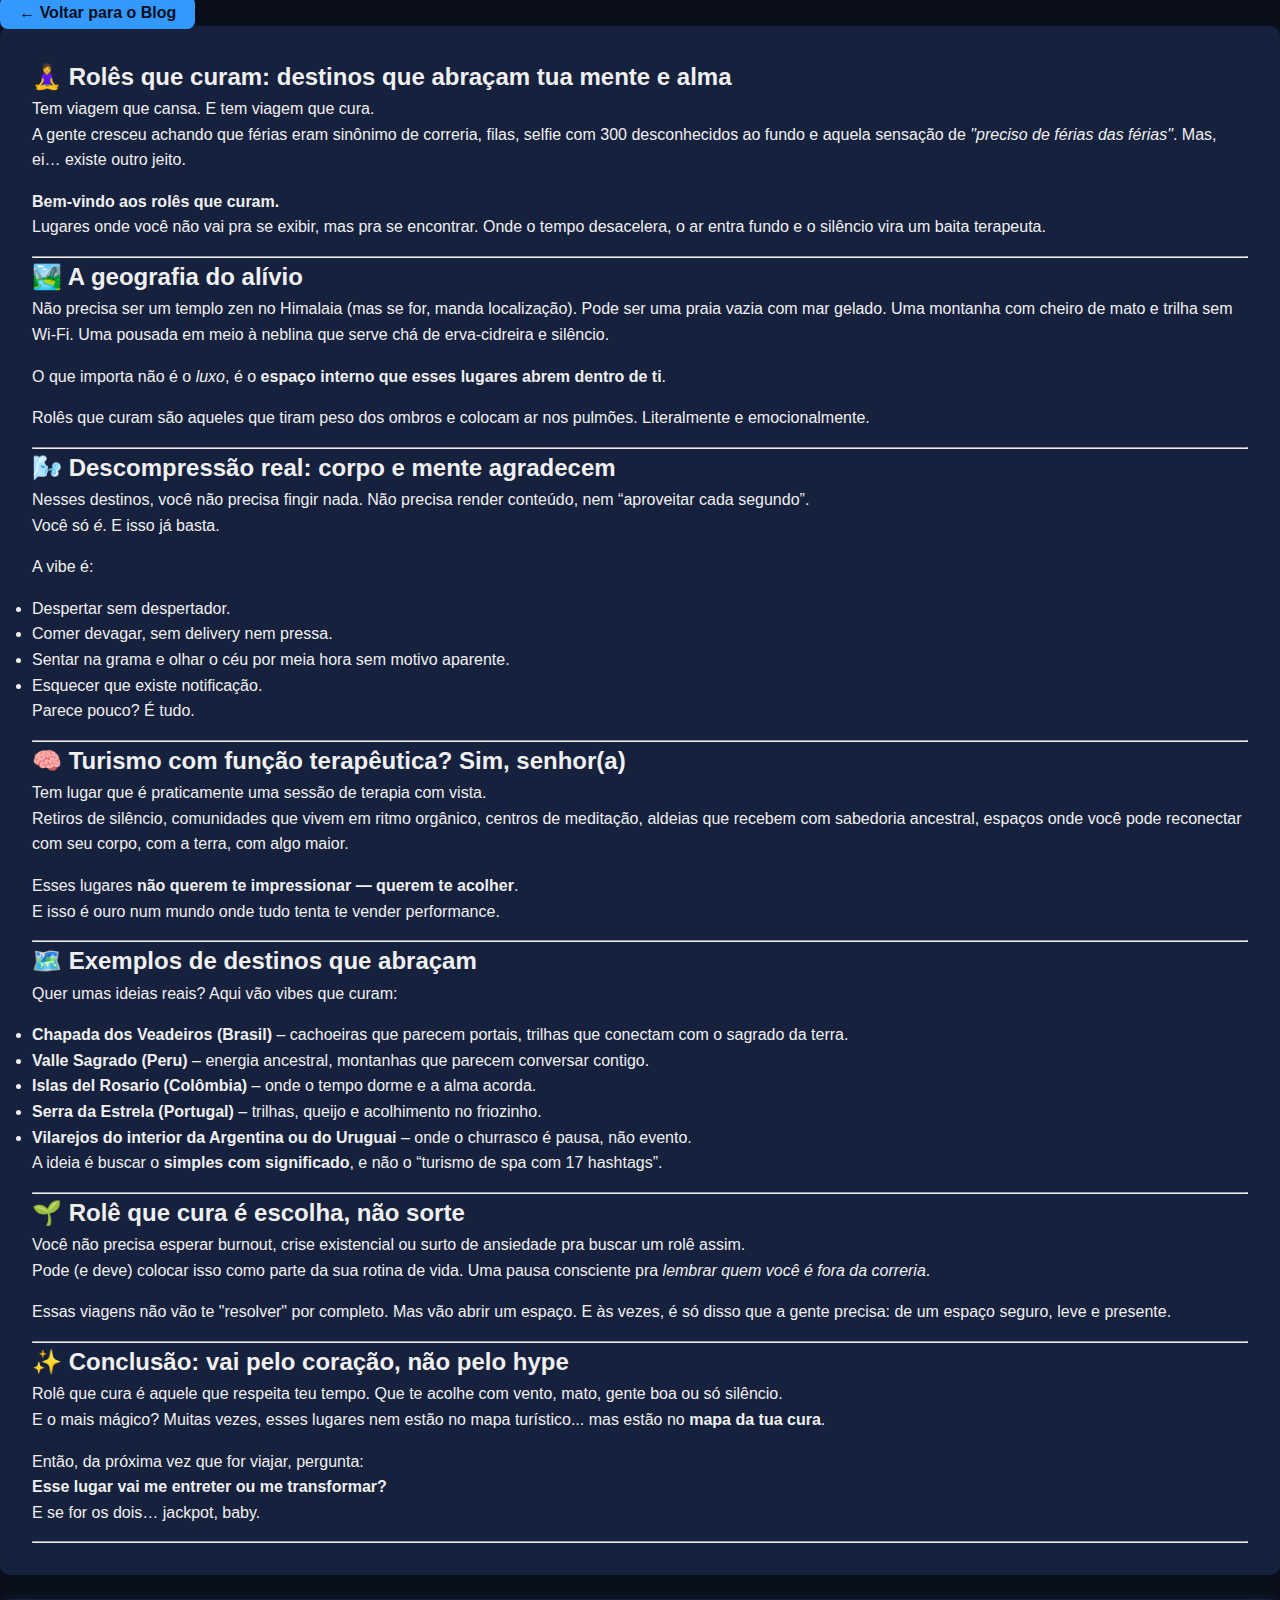
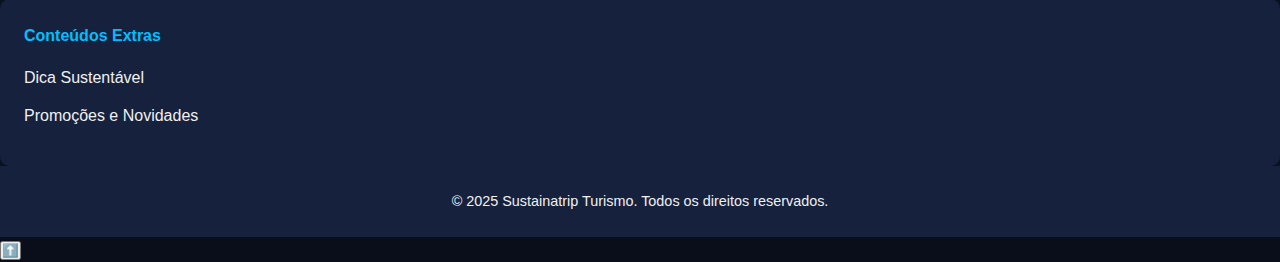
<file: artigos/roles-que-curam.html>
<!DOCTYPE html>
<html lang="pt-br">
<head>
  <!-- Metadados -->
  <meta charset="UTF-8" />
  <meta name="viewport" content="width=device-width, initial-scale=1.0" />
  <meta name="description" content="Blog da Sustaina Trip: reflexões, dicas e histórias reais de viagem com propósito." />
  <title>Blog | Sustaina Trip</title>

  <!-- Estilos -->
  <link rel="stylesheet" href="../css/style.css" />

  <!-- Scripts -->

<script defer src="../js/script.js"></script>

  <!-- Favicon -->
  <link rel="icon" href="assets/favicon.ico/favicon-32x32.png" type="image/png" />
</head>

<body class="blog">
  <!-- Header será inserido via include.js -->


<main class="posts">
  <a href="../pages/blog.html" class="btn-small">← Voltar para o Blog</a>

  <article>
    <h2>🧘‍♀️ Rolês que curam: destinos que abraçam tua mente e alma</h2>
    <p>Tem viagem que cansa. E tem viagem que cura.<br>A gente cresceu achando que férias eram sinônimo de correria, filas, selfie com 300 desconhecidos ao fundo e aquela sensação de <em>&quot;preciso de férias das férias&quot;</em>. Mas, ei… existe outro jeito.</p>
<p><strong>Bem-vindo aos rolês que curam.</strong><br>Lugares onde você não vai pra se exibir, mas pra se encontrar. Onde o tempo desacelera, o ar entra fundo e o silêncio vira um baita terapeuta.</p>
<hr>
<h2 id="-a-geografia-do-al-vio">🏞️ A geografia do alívio</h2>
<p>Não precisa ser um templo zen no Himalaia (mas se for, manda localização). Pode ser uma praia vazia com mar gelado. Uma montanha com cheiro de mato e trilha sem Wi-Fi. Uma pousada em meio à neblina que serve chá de erva-cidreira e silêncio.</p>
<p>O que importa não é o <em>luxo</em>, é o <strong>espaço interno que esses lugares abrem dentro de ti</strong>.</p>
<p>Rolês que curam são aqueles que tiram peso dos ombros e colocam ar nos pulmões. Literalmente e emocionalmente.</p>
<hr>
<h2 id="-descompress-o-real-corpo-e-mente-agradecem">🌬️ Descompressão real: corpo e mente agradecem</h2>
<p>Nesses destinos, você não precisa fingir nada. Não precisa render conteúdo, nem “aproveitar cada segundo”.<br>Você só <em>é</em>. E isso já basta.</p>
<p>A vibe é:</p>
<ul>
<li>Despertar sem despertador.  </li>
<li>Comer devagar, sem delivery nem pressa.  </li>
<li>Sentar na grama e olhar o céu por meia hora sem motivo aparente.  </li>
<li>Esquecer que existe notificação.</li>
</ul>
<p>Parece pouco? É tudo.</p>
<hr>
<h2 id="-turismo-com-fun-o-terap-utica-sim-senhor-a-">🧠 Turismo com função terapêutica? Sim, senhor(a)</h2>
<p>Tem lugar que é praticamente uma sessão de terapia com vista.<br>Retiros de silêncio, comunidades que vivem em ritmo orgânico, centros de meditação, aldeias que recebem com sabedoria ancestral, espaços onde você pode reconectar com seu corpo, com a terra, com algo maior.</p>
<p>Esses lugares <strong>não querem te impressionar — querem te acolher</strong>.<br>E isso é ouro num mundo onde tudo tenta te vender performance.</p>
<hr>
<h2 id="-exemplos-de-destinos-que-abra-am">🗺️ Exemplos de destinos que abraçam</h2>
<p>Quer umas ideias reais? Aqui vão vibes que curam:</p>
<ul>
<li><strong>Chapada dos Veadeiros (Brasil)</strong> – cachoeiras que parecem portais, trilhas que conectam com o sagrado da terra.  </li>
<li><strong>Valle Sagrado (Peru)</strong> – energia ancestral, montanhas que parecem conversar contigo.  </li>
<li><strong>Islas del Rosario (Colômbia)</strong> – onde o tempo dorme e a alma acorda.  </li>
<li><strong>Serra da Estrela (Portugal)</strong> – trilhas, queijo e acolhimento no friozinho.  </li>
<li><strong>Vilarejos do interior da Argentina ou do Uruguai</strong> – onde o churrasco é pausa, não evento.</li>
</ul>
<p>A ideia é buscar o <strong>simples com significado</strong>, e não o “turismo de spa com 17 hashtags”.</p>
<hr>
<h2 id="-rol-que-cura-escolha-n-o-sorte">🌱 Rolê que cura é escolha, não sorte</h2>
<p>Você não precisa esperar burnout, crise existencial ou surto de ansiedade pra buscar um rolê assim.<br>Pode (e deve) colocar isso como parte da sua rotina de vida. Uma pausa consciente pra <em>lembrar quem você é fora da correria</em>.</p>
<p>Essas viagens não vão te &quot;resolver&quot; por completo. Mas vão abrir um espaço. E às vezes, é só disso que a gente precisa: de um espaço seguro, leve e presente.</p>
<hr>
<h2 id="-conclus-o-vai-pelo-cora-o-n-o-pelo-hype">✨ Conclusão: vai pelo coração, não pelo hype</h2>
<p>Rolê que cura é aquele que respeita teu tempo. Que te acolhe com vento, mato, gente boa ou só silêncio.<br>E o mais mágico? Muitas vezes, esses lugares nem estão no mapa turístico... mas estão no <strong>mapa da tua cura</strong>.</p>
<p>Então, da próxima vez que for viajar, pergunta:<br><strong>Esse lugar vai me entreter ou me transformar?</strong><br>E se for os dois… jackpot, baby.</p>
<hr>
  </article>

  <aside class="sidebar">
    <h4>Conteúdos Extras</h4>
    <ul>
      <li><a href=\"#\">Dica Sustentável</a></li>
      <li><a href=\"#\">Promoções e Novidades</a></li>
    </ul>
  </aside>
</main>

<footer>
  <div class="container">
    <p>&copy; 2025 Sustainatrip Turismo. Todos os direitos reservados.</p>
  </div>
</footer>

<button id="back-to-top" title="Voltar ao topo">⬆️</button>

</body>
</html>
</file>
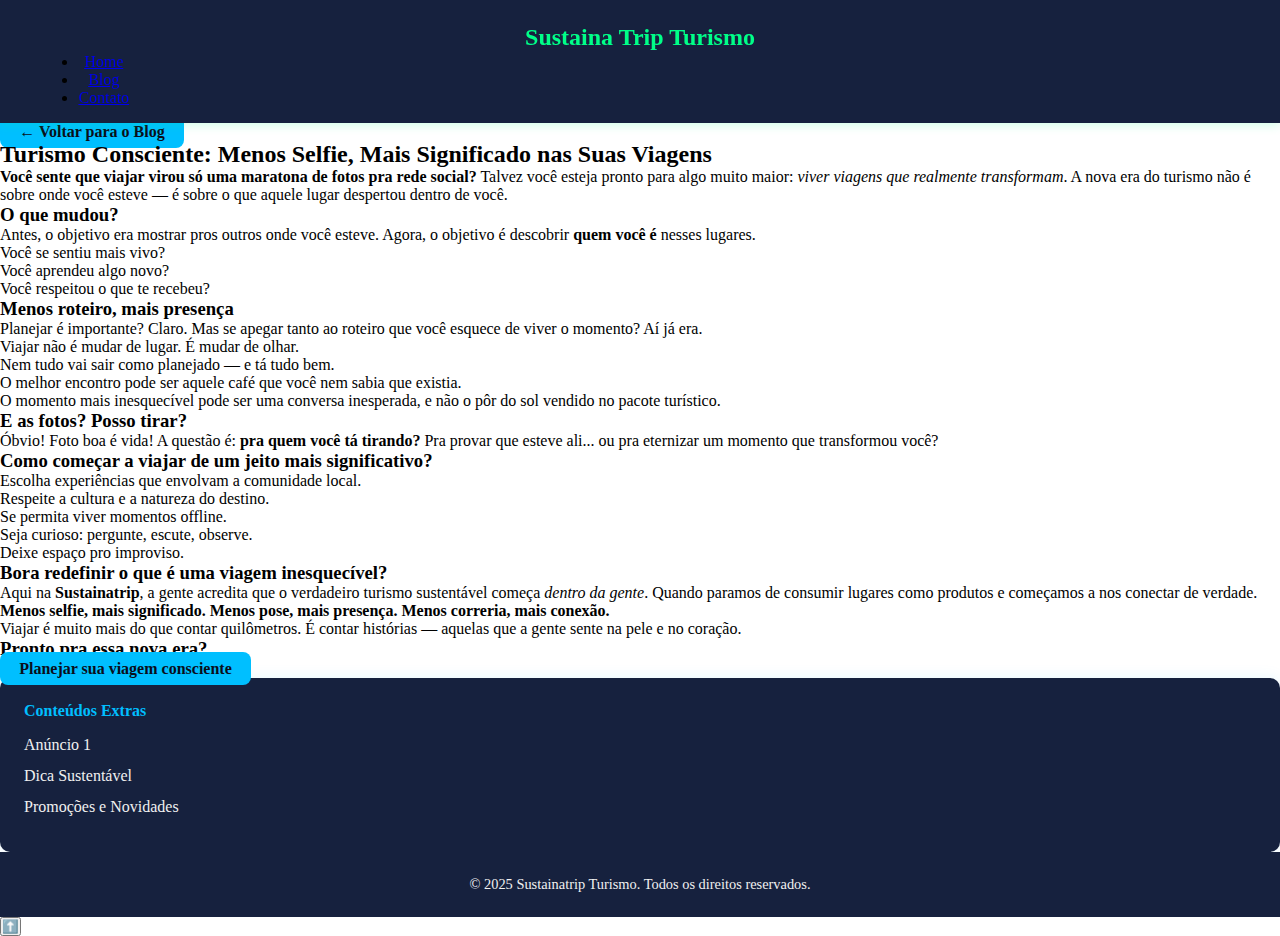
<file: artigos/templete.html>
<!DOCTYPE html>
<html lang="pt-BR">
<head>
  <meta charset="UTF-8">
  <meta name="viewport" content="width=device-width, initial-scale=1.0">
  <title>Turismo Consciente: Menos Selfie, Mais Significado nas Suas Viagens</title>
  <meta name="description" content="Descubra como viajar na nova era do turismo consciente: menos selfies, mais experiências profundas. Viva viagens que transformam, com a Sustaina Trip.">
  <link rel="stylesheet" href="../css/style.css">
  <script src="../js/script.js" defer></script>
</head>
<body>

<header>
  <div class="container">
    <h1><a href="../index.html">Sustaina Trip Turismo</a></h1>
    <nav>
      <ul>
        <li><a href="../index.html">Home</a></li>
        <li><a href="../pages/blog.html">Blog</a></li>
        <li><a href="../pages/contato.html">Contato</a></li>
      </ul>
    </nav>
  </div>
</header>

<main class="blog-post">
  <a href="../pages/blog.html" class="btn-small">← Voltar para o Blog</a>

  <article>
    <h2>Turismo Consciente: Menos Selfie, Mais Significado nas Suas Viagens</h2>

    <p><strong>Você sente que viajar virou só uma maratona de fotos pra rede social?</strong> Talvez você esteja pronto para algo muito maior: <em>viver viagens que realmente transformam</em>. A nova era do turismo não é sobre onde você esteve — é sobre o que aquele lugar despertou dentro de você.</p>

    <h3>O que mudou?</h3>
    <p>Antes, o objetivo era mostrar pros outros onde você esteve. Agora, o objetivo é descobrir <strong>quem você é</strong> nesses lugares.</p>

    <ul>
      <li>Você se sentiu mais vivo?</li>
      <li>Você aprendeu algo novo?</li>
      <li>Você respeitou o que te recebeu?</li>
    </ul>

    <h3>Menos roteiro, mais presença</h3>
    <p>Planejar é importante? Claro. Mas se apegar tanto ao roteiro que você esquece de viver o momento? Aí já era.</p>
    <blockquote>Viajar não é mudar de lugar. É mudar de olhar.</blockquote>

    <ul>
      <li>Nem tudo vai sair como planejado — e tá tudo bem.</li>
      <li>O melhor encontro pode ser aquele café que você nem sabia que existia.</li>
      <li>O momento mais inesquecível pode ser uma conversa inesperada, e não o pôr do sol vendido no pacote turístico.</li>
    </ul>

    <h3>E as fotos? Posso tirar?</h3>
    <p>Óbvio! Foto boa é vida! A questão é: <strong>pra quem você tá tirando?</strong> Pra provar que esteve ali... ou pra eternizar um momento que transformou você?</p>

    <h3>Como começar a viajar de um jeito mais significativo?</h3>
    <ul>
      <li>Escolha experiências que envolvam a comunidade local.</li>
      <li>Respeite a cultura e a natureza do destino.</li>
      <li>Se permita viver momentos offline.</li>
      <li>Seja curioso: pergunte, escute, observe.</li>
      <li>Deixe espaço pro improviso.</li>
    </ul>

    <h3>Bora redefinir o que é uma viagem inesquecível?</h3>
    <p>Aqui na <strong>Sustainatrip</strong>, a gente acredita que o verdadeiro turismo sustentável começa <em>dentro da gente</em>. Quando paramos de consumir lugares como produtos e começamos a nos conectar de verdade.</p>

    <p><strong>Menos selfie, mais significado.  
    Menos pose, mais presença.  
    Menos correria, mais conexão.</strong></p>

    <p>Viajar é muito mais do que contar quilômetros.  
    É contar histórias — aquelas que a gente sente na pele e no coração.</p>

    <h3>Pronto pra essa nova era?</h3>

    <p><a href="../pages/contato.html" class="btn-small">Planejar sua viagem consciente</a></p>
  </article>

  <aside class="sidebar">
    <h4>Conteúdos Extras</h4>
    <ul>
      <li><a href="#">Anúncio 1</a></li>
      <li><a href="#">Dica Sustentável</a></li>
      <li><a href="#">Promoções e Novidades</a></li>
    </ul>
  </aside>

</main>

<footer>
  <div class="container">
    <p>&copy; 2025 Sustainatrip Turismo. Todos os direitos reservados.</p>
  </div>
</footer>

<button id="back-to-top" title="Voltar ao topo">⬆️</button>

</body>
</html>
</file>
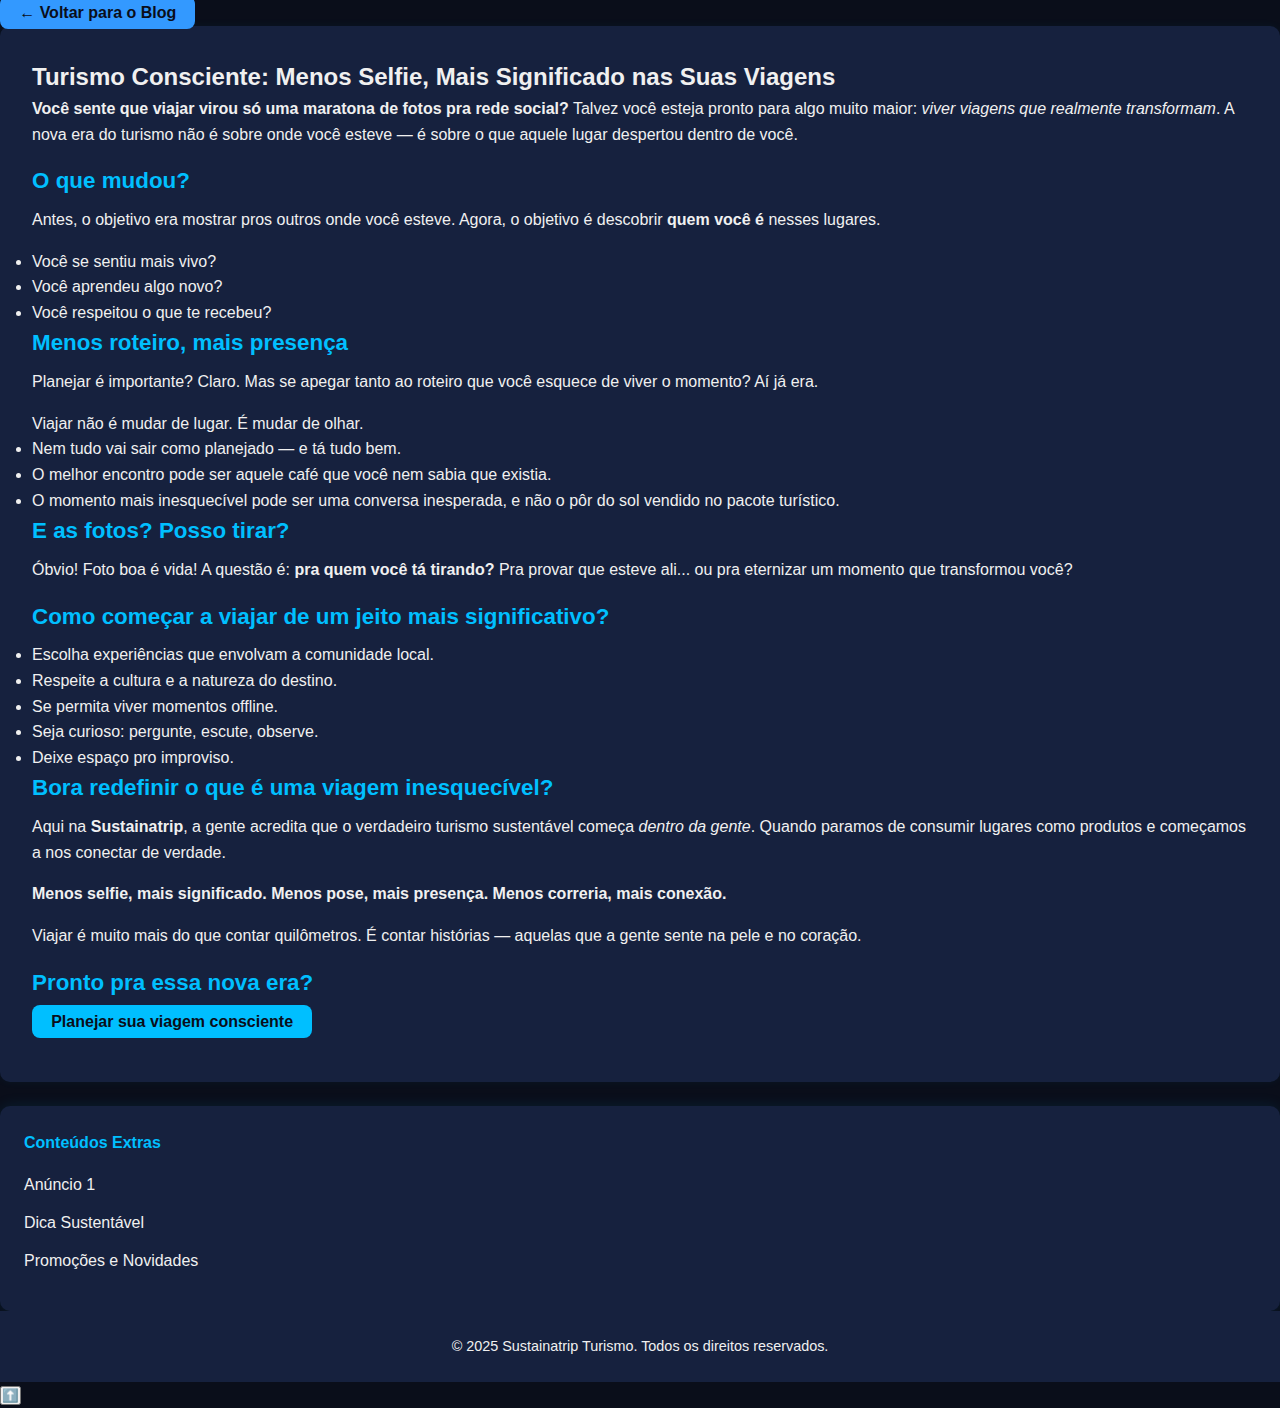
<file: artigos/turismo-consciente-menos-selfie-mais-significado.html>
<!DOCTYPE html>
<html lang="pt-br">
<head>
  <!-- Metadados -->
  <meta charset="UTF-8" />
  <meta name="viewport" content="width=device-width, initial-scale=1.0" />
  <meta name="description" content="Blog da Sustaina Trip: reflexões, dicas e histórias reais de viagem com propósito." />
  <title>Blog | Sustaina Trip</title>

  <!-- Estilos -->
  <link rel="stylesheet" href="../css/style.css" />

  <!-- Scripts -->

<script defer src="../js/script.js"></script>

  <!-- Favicon -->
  <link rel="icon" href="assets/favicon.ico/favicon-32x32.png" type="image/png" />
</head>

<body class="blog">
  <!-- Header será inserido via include.js -->


<main class="posts">
  <a href="../pages/blog.html" class="btn-small">← Voltar para o Blog</a>

  <article>
    <h2>Turismo Consciente: Menos Selfie, Mais Significado nas Suas Viagens</h2>

    <p><strong>Você sente que viajar virou só uma maratona de fotos pra rede social?</strong> Talvez você esteja pronto para algo muito maior: <em>viver viagens que realmente transformam</em>. A nova era do turismo não é sobre onde você esteve — é sobre o que aquele lugar despertou dentro de você.</p>

    <h3>O que mudou?</h3>
    <p>Antes, o objetivo era mostrar pros outros onde você esteve. Agora, o objetivo é descobrir <strong>quem você é</strong> nesses lugares.</p>

    <ul>
      <li>Você se sentiu mais vivo?</li>
      <li>Você aprendeu algo novo?</li>
      <li>Você respeitou o que te recebeu?</li>
    </ul>

    <h3>Menos roteiro, mais presença</h3>
    <p>Planejar é importante? Claro. Mas se apegar tanto ao roteiro que você esquece de viver o momento? Aí já era.</p>
    <blockquote>Viajar não é mudar de lugar. É mudar de olhar.</blockquote>

    <ul>
      <li>Nem tudo vai sair como planejado — e tá tudo bem.</li>
      <li>O melhor encontro pode ser aquele café que você nem sabia que existia.</li>
      <li>O momento mais inesquecível pode ser uma conversa inesperada, e não o pôr do sol vendido no pacote turístico.</li>
    </ul>

    <h3>E as fotos? Posso tirar?</h3>
    <p>Óbvio! Foto boa é vida! A questão é: <strong>pra quem você tá tirando?</strong> Pra provar que esteve ali... ou pra eternizar um momento que transformou você?</p>

    <h3>Como começar a viajar de um jeito mais significativo?</h3>
    <ul>
      <li>Escolha experiências que envolvam a comunidade local.</li>
      <li>Respeite a cultura e a natureza do destino.</li>
      <li>Se permita viver momentos offline.</li>
      <li>Seja curioso: pergunte, escute, observe.</li>
      <li>Deixe espaço pro improviso.</li>
    </ul>

    <h3>Bora redefinir o que é uma viagem inesquecível?</h3>
    <p>Aqui na <strong>Sustainatrip</strong>, a gente acredita que o verdadeiro turismo sustentável começa <em>dentro da gente</em>. Quando paramos de consumir lugares como produtos e começamos a nos conectar de verdade.</p>

    <p><strong>Menos selfie, mais significado.  
    Menos pose, mais presença.  
    Menos correria, mais conexão.</strong></p>

    <p>Viajar é muito mais do que contar quilômetros.  
    É contar histórias — aquelas que a gente sente na pele e no coração.</p>

    <h3>Pronto pra essa nova era?</h3>

    <p><a href="../pages/contato.html" class="btn-small">Planejar sua viagem consciente</a></p>
  </article>

  <aside class="sidebar">
    <h4>Conteúdos Extras</h4>
    <ul>
      <li><a href="#">Anúncio 1</a></li>
      <li><a href="#">Dica Sustentável</a></li>
      <li><a href="#">Promoções e Novidades</a></li>
    </ul>
  </aside>

</main>

<footer>
  <div class="container">
    <p>&copy; 2025 Sustainatrip Turismo. Todos os direitos reservados.</p>
  </div>
</footer>

<button id="back-to-top" title="Voltar ao topo">⬆️</button>

</body>
</html>
</file>
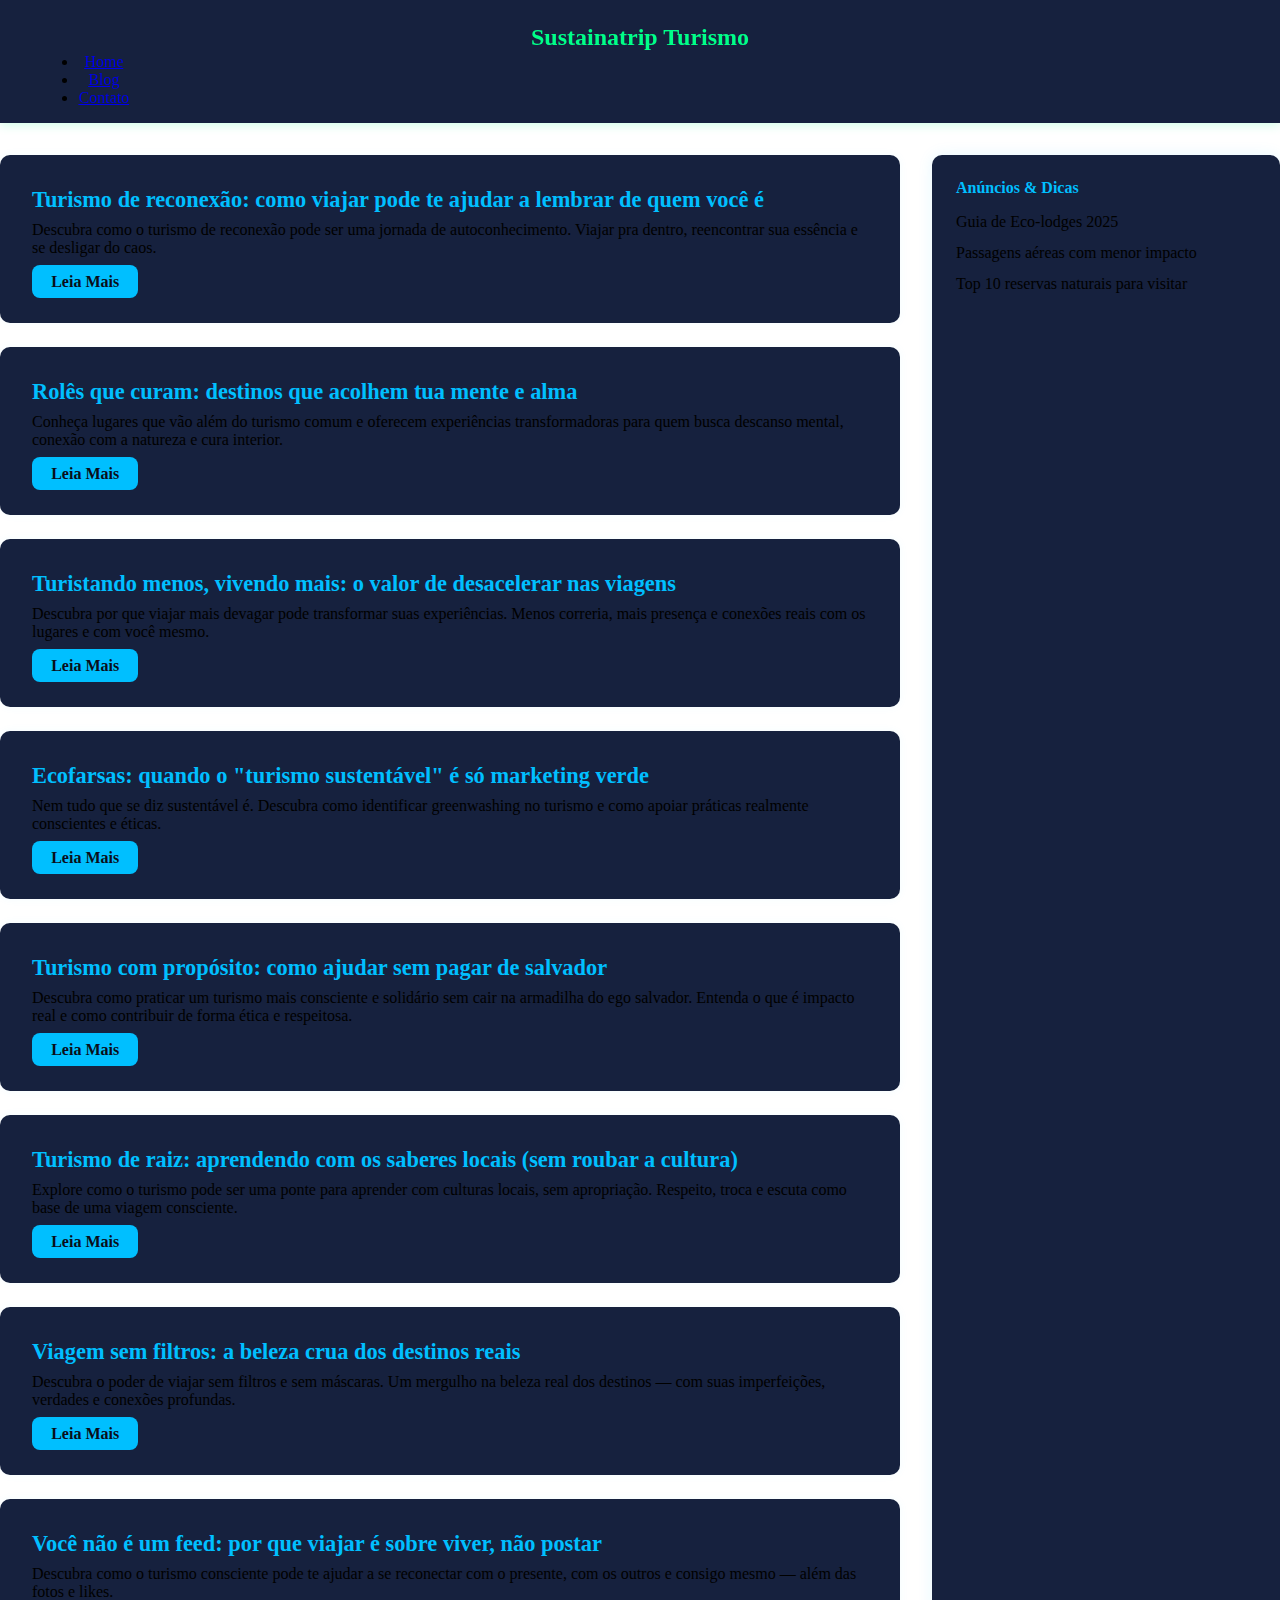
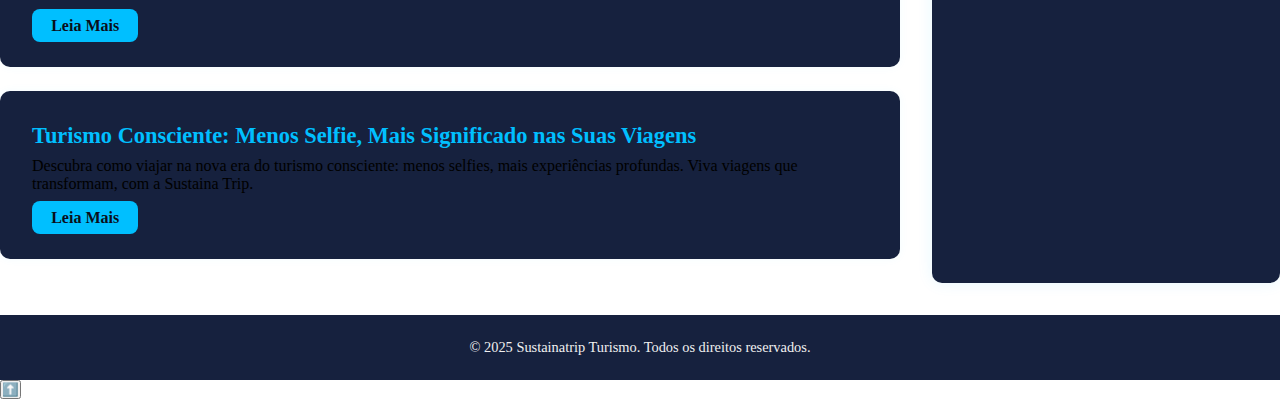
<file: pages/blog.html>
<!DOCTYPE html>
<html lang="pt-BR">
<head>
  <meta charset="UTF-8">
  <meta name="viewport" content="width=device-width, initial-scale=1.0">
  <title>Blog | Sustainatrip Turismo</title>
  <link rel="stylesheet" href="../css/style.css">
  <script src="../js/script.js" defer></script>
</head>
<body>
  <header>
    <div class="container">
      <h1><a href="https://sustainatrip.tur.br/">Sustainatrip Turismo</a></h1>
      <nav>
        <ul>
          <li><a href="../index.html">Home</a></li>
          <li><a href="blog.html">Blog</a></li>
          <li><a href="contato.html">Contato</a></li>
        </ul>
      </nav>
    </div>
  </header>

  <main class="blog-page">
    <section class="posts"> 
      <article>
        <h3>Turismo de reconexão: como viajar pode te ajudar a lembrar de quem você é</h3>
        <p>Descubra como o turismo de reconexão pode ser uma jornada de autoconhecimento. Viajar pra dentro, reencontrar sua essência e se desligar do caos.</p>
        <a href="../artigos/turismo-de-reconexao.html" class="btn-small">Leia Mais</a>
      </article>

      <article>
        <h3>Rolês que curam: destinos que acolhem tua mente e alma</h3>
        <p>Conheça lugares que vão além do turismo comum e oferecem experiências transformadoras para quem busca descanso mental, conexão com a natureza e cura interior.</p>
        <a href="../artigos/roles-que-curam.html" class="btn-small">Leia Mais</a>
      </article>     
      
     <article>
       <h3>Turistando menos, vivendo mais: o valor de desacelerar nas viagens</h3>
       <p>Descubra por que viajar mais devagar pode transformar suas experiências. Menos correria, mais presença e conexões reais com os lugares e com você mesmo.</p>
       <a href="../artigos/o-valor-de-desacelerar-nas-viagens.html" class="btn-small">Leia Mais</a>
     </article>  

     <article>
       <h3>Ecofarsas: quando o "turismo sustentável" é só marketing verde</h3>
       <p>Nem tudo que se diz sustentável é. Descubra como identificar greenwashing no turismo e como apoiar práticas realmente conscientes e éticas.</p>
       <a href="../artigos/ecofarsas.html" class="btn-small">Leia Mais</a>
     </article>

     <article>
       <h3>Turismo com propósito: como ajudar sem pagar de salvador</h3>
       <p>Descubra como praticar um turismo mais consciente e solidário sem cair na armadilha do ego salvador. Entenda o que é impacto real e como contribuir de forma ética e respeitosa.</p>
       <a href="../artigos/como-ajudar-sem-pagar-de-salvador.html" class="btn-small">Leia Mais</a>
     </article>

     <article>
       <h3>Turismo de raiz: aprendendo com os saberes locais (sem roubar a cultura)</h3>
       <p>Explore como o turismo pode ser uma ponte para aprender com culturas locais, sem apropriação. Respeito, troca e escuta como base de uma viagem consciente.</p>
       <a href="../artigos/aprendendo-com-os saberes-locais.html" class="btn-small">Leia Mais</a>
     </article>
    
      <article>
        <h3>Viagem sem filtros: a beleza crua dos destinos reais</h3>
        <p>Descubra o poder de viajar sem filtros e sem máscaras. Um mergulho na beleza real dos destinos — com suas imperfeições, verdades e conexões profundas.</p>
        <a href="../artigos/a-beleza-crua-dos-destinos-reais.html" class="btn-small">Leia Mais</a>
      </article>

      <article>
        <h3>Você não é um feed: por que viajar é sobre viver, não postar</h3>
        <p>Descubra como o turismo consciente pode te ajudar a se reconectar com o presente, com os outros e consigo mesmo — além das fotos e likes.</p>
        <a href="../artigos/voce-nao-e-um-feed.html" class="btn-small">Leia Mais</a>
      </article>
          
      <article>
        <h3>Turismo Consciente: Menos Selfie, Mais Significado nas Suas Viagens</h3>
        <p>Descubra como viajar na nova era do turismo consciente: menos selfies, mais experiências profundas. Viva viagens que transformam, com a Sustaina Trip.</p>
        <a href="../artigos/turismo-consciente-menos-selfie-mais-significado.html" class="btn-small">Leia Mais</a>
      </article>
    </section>

    <aside class="sidebar">
      <h4>Anúncios & Dicas</h4>
      <ul>
        <li>Guia de Eco-lodges 2025</li>
        <li>Passagens aéreas com menor impacto</li>
        <li>Top 10 reservas naturais para visitar</li>
      </ul>
    </aside>
  </main>

  <footer>
    <div class="container">
      <p>&copy; 2025 Sustainatrip Turismo. Todos os direitos reservados.</p>
    </div>
  </footer>

  <!-- Botão para voltar ao topo -->
  <button id="back-to-top" title="Voltar ao topo">⬆️</button>

</body>
</html>
</file>
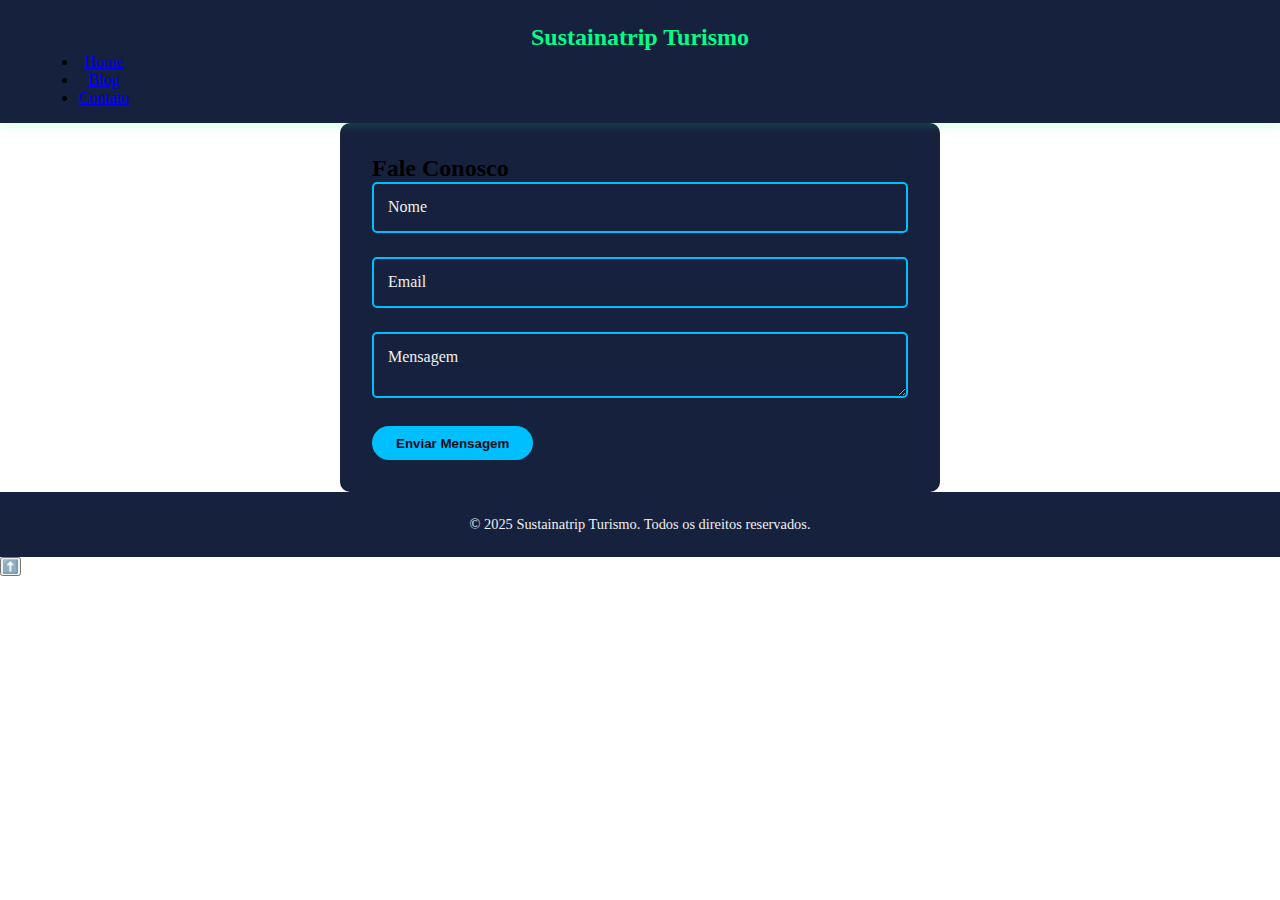
<file: pages/contato.html>
<!DOCTYPE html>
<html lang="pt-BR">
<head>
  <meta charset="UTF-8">
  <meta name="viewport" content="width=device-width, initial-scale=1.0">
  <title>Contato | Sustainatrip Turismo</title>
  <link rel="stylesheet" href="../css/style.css">
  <script src="../js/script.js" defer></script>
</head>
<body>
  <header>
    <div class="container">
      <h1><a href="../index.html">Sustainatrip Turismo</a></h1>
      <nav>
        <ul>
          <li><a href="../index.html">Home</a></li>
          <li><a href="blog.html">Blog</a></li>
          <li><a href="contato.html">Contato</a></li>
        </ul>
      </nav>
    </div>
  </header>

  <main class="contato-page">
    <section class="formulario">
      <h2>Fale Conosco</h2>
      <form id="form-contato">
        <div class="input-group">
          <input type="text" name="nome" id="nome" required>
          <label for="nome">Nome</label>
        </div>
        <div class="input-group">
          <input type="email" name="email" id="email" required>
          <label for="email">Email</label>
        </div>
        <div class="input-group">
          <textarea name="mensagem" id="mensagem" required></textarea>
          <label for="mensagem">Mensagem</label>
        </div>
        <button type="submit" class="btn">Enviar Mensagem</button>
      </form>
    </section>
  </main>

  <footer>
    <div class="container">
      <p>&copy; 2025 Sustainatrip Turismo. Todos os direitos reservados.</p>
    </div>
  </footer>

  <!-- Botão para voltar ao topo -->
  <button id="back-to-top" title="Voltar ao topo">⬆️</button>

</body>
</html>
</file>
<file: css/style.css>
/* === RESET === */
* {
  margin: 0;
  padding: 0;
  box-sizing: border-box;
  scroll-behavior: smooth;
}

/* === VARIÁVEIS PARA BLOG DARK AZUL === */
:root {
  --primary-color: #0a0e1a;
  --secondary-color: #16213e;
  --accent-color: #00bfff;
  --accent-color-hover: #3399ff;
  --text-color: #f0f0f0;
  --link-hover: #66d9ff;
}

body.blog {
  background-color: var(--primary-color);
  color: var(--text-color);
  font-family: 'Segoe UI', Tahoma, Geneva, Verdana, sans-serif;
  line-height: 1.6;
}

/* === HEADER === */
header {
  background-color: var(--secondary-color);
  padding: 1rem;
  box-shadow: 0 2px 10px rgba(0, 255, 136, 0.2);
  position: sticky;
  top: 0;
  z-index: 100;
}

nav {
  display: flex;
  justify-content: space-between;
  align-items: center;
}

header h1 a {
  color: #00ff88;
  text-decoration: none;
  font-weight: bold;
  font-size: 1.5rem;
  transition: color 0.3s ease;
}

header h1 a:hover {
  color: #00ffaa;
}

.menu {
  display: flex;
  gap: 1rem;
  list-style: none;
}

.menu li a {
  color: #e0e0e0;
  text-decoration: none;
  position: relative;
}

.menu li a::after {
  content: '';
  width: 0%;
  height: 2px;
  background: #00ff88;
  position: absolute;
  left: 0;
  bottom: -4px;
  transition: width 0.3s;
}

.menu li a:hover::after {
  width: 100%;
}


.container {
  width: 90%;
  max-width: 1200px;
  margin: auto;
  text-align: center;
}

.hero {
  padding: 4rem 2rem;
  background: linear-gradient(135deg, var(--primary-color), var(--secondary-color));
  color: var(--text-color);
}

.hero .btn {
  display: inline-block;
  margin-top: 1.5rem;
  padding: 0.8rem 2rem;
  background: var(--accent-color);
  color: var(--primary-color);
  border: none;
  border-radius: 25px;
  font-weight: bold;
  text-decoration: none;
  transition: background 0.3s;
}

.hero .btn:hover {
  background: var(--accent-color-hover);
}

.blog-page {
  display: flex;
  flex-wrap: wrap;
  gap: 2rem;
  padding: 2rem 0;
}

.posts {
  flex: 3;
}

.posts article {
  background: var(--secondary-color);
  padding: 2rem;
  border-radius: 10px;
  margin-bottom: 1.5rem;
  box-shadow: 0 0 10px rgba(0, 191, 255, 0.05);
  text-align: left;
}

.posts article h3 {
  font-size: 1.4rem;
  color: var(--accent-color);
  margin-bottom: 0.5rem;
}

.posts article p {
  margin-bottom: 1rem;
}

.btn-small {
  background: var(--accent-color);
  color: var(--primary-color);
  padding: 0.5rem 1.2rem;
  border-radius: 8px;
  font-weight: bold;
  text-decoration: none;
  transition: background 0.3s;
}

.btn-small:hover {
  background: var(--accent-color-hover);
}

.sidebar {
  flex: 1;
  background: var(--secondary-color);
  padding: 1.5rem;
  border-radius: 10px;
  box-shadow: 0 0 15px rgba(0, 191, 255, 0.1);
}

.sidebar h4 {
  color: var(--accent-color);
  margin-bottom: 1rem;
}

.sidebar ul {
  list-style: none;
  padding: 0;
}

.sidebar ul li {
  margin-bottom: 0.8rem;
}

.sidebar ul li a {
  color: var(--text-color);
  text-decoration: none;
  transition: color 0.3s;
}

.sidebar ul li a:hover {
  color: var(--link-hover);
}

.sobre {
  padding: 4rem 2rem;
  background: var(--secondary-color);
}

.formulario {
  max-width: 600px;
  margin: auto;
  background: var(--secondary-color);
  padding: 2rem;
  border-radius: 10px;
}

.input-group {
  margin-bottom: 1.5rem;
  position: relative;
}

.input-group input,
.input-group textarea {
  width: 100%;
  padding: 1rem;
  border: 2px solid var(--accent-color);
  background: transparent;
  color: var(--text-color);
  border-radius: 5px;
}

.input-group label {
  position: absolute;
  top: 1rem;
  left: 1rem;
  color: var(--text-color);
  transition: 0.3s;
  pointer-events: none;
}

.input-group input:focus + label,
.input-group input:valid + label,
.input-group textarea:focus + label,
.input-group textarea:valid + label {
  top: -0.8rem;
  left: 0.8rem;
  background: var(--secondary-color);
  font-size: 0.8rem;
  padding: 0 0.4rem;
}

.formulario .btn {
  background: var(--accent-color);
  color: var(--primary-color);
  border: none;
  border-radius: 25px;
  padding: 0.6rem 1.5rem;
  font-weight: bold;
  transition: background 0.3s;
}

.formulario .btn:hover {
  background: var(--accent-color-hover);
}

@media (max-width: 768px) {
  .blog-page {
    flex-direction: column;
  }
  .sidebar {
    width: 100%;
  }
}

/* === FOOTER === */
footer {
  background: var(--secondary-color);
  color: var(--text-color);
  padding: 1.5rem 0;
  text-align: center;
  font-size: 0.9rem;
}
</file>
